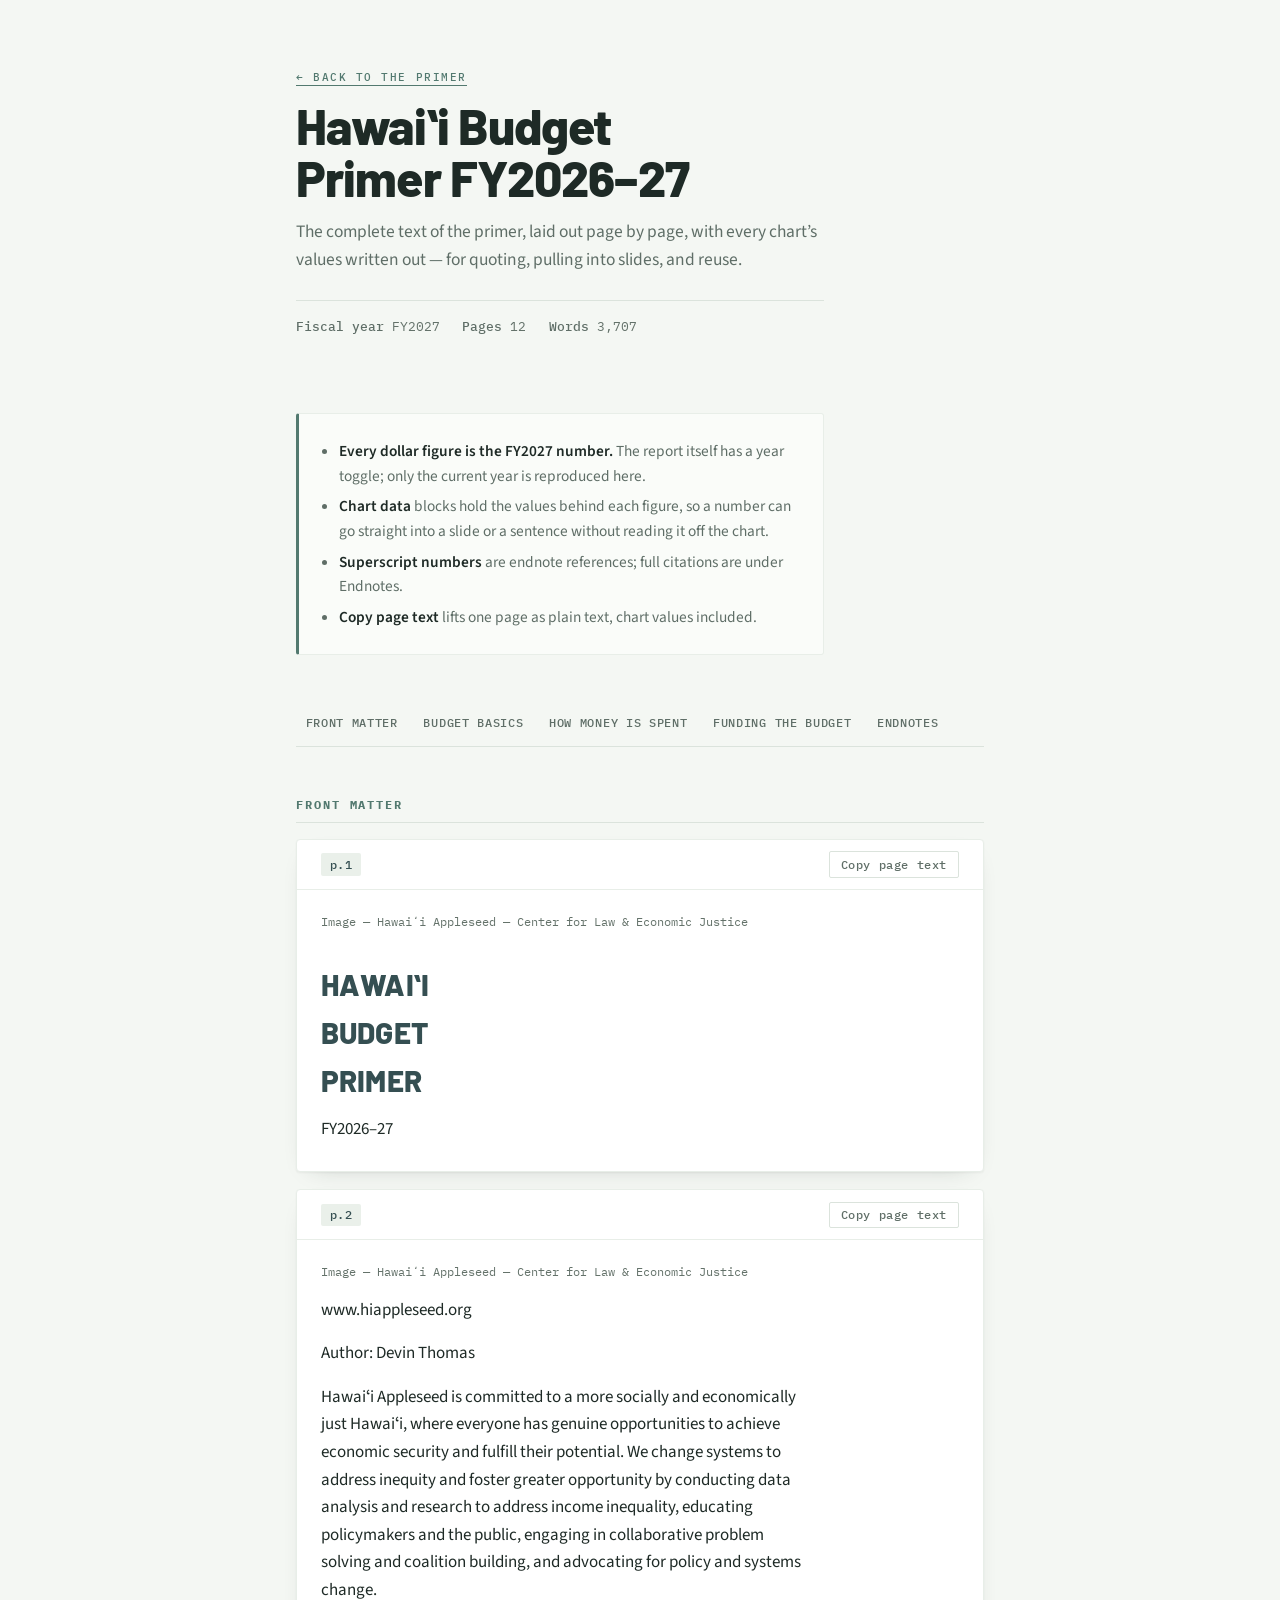
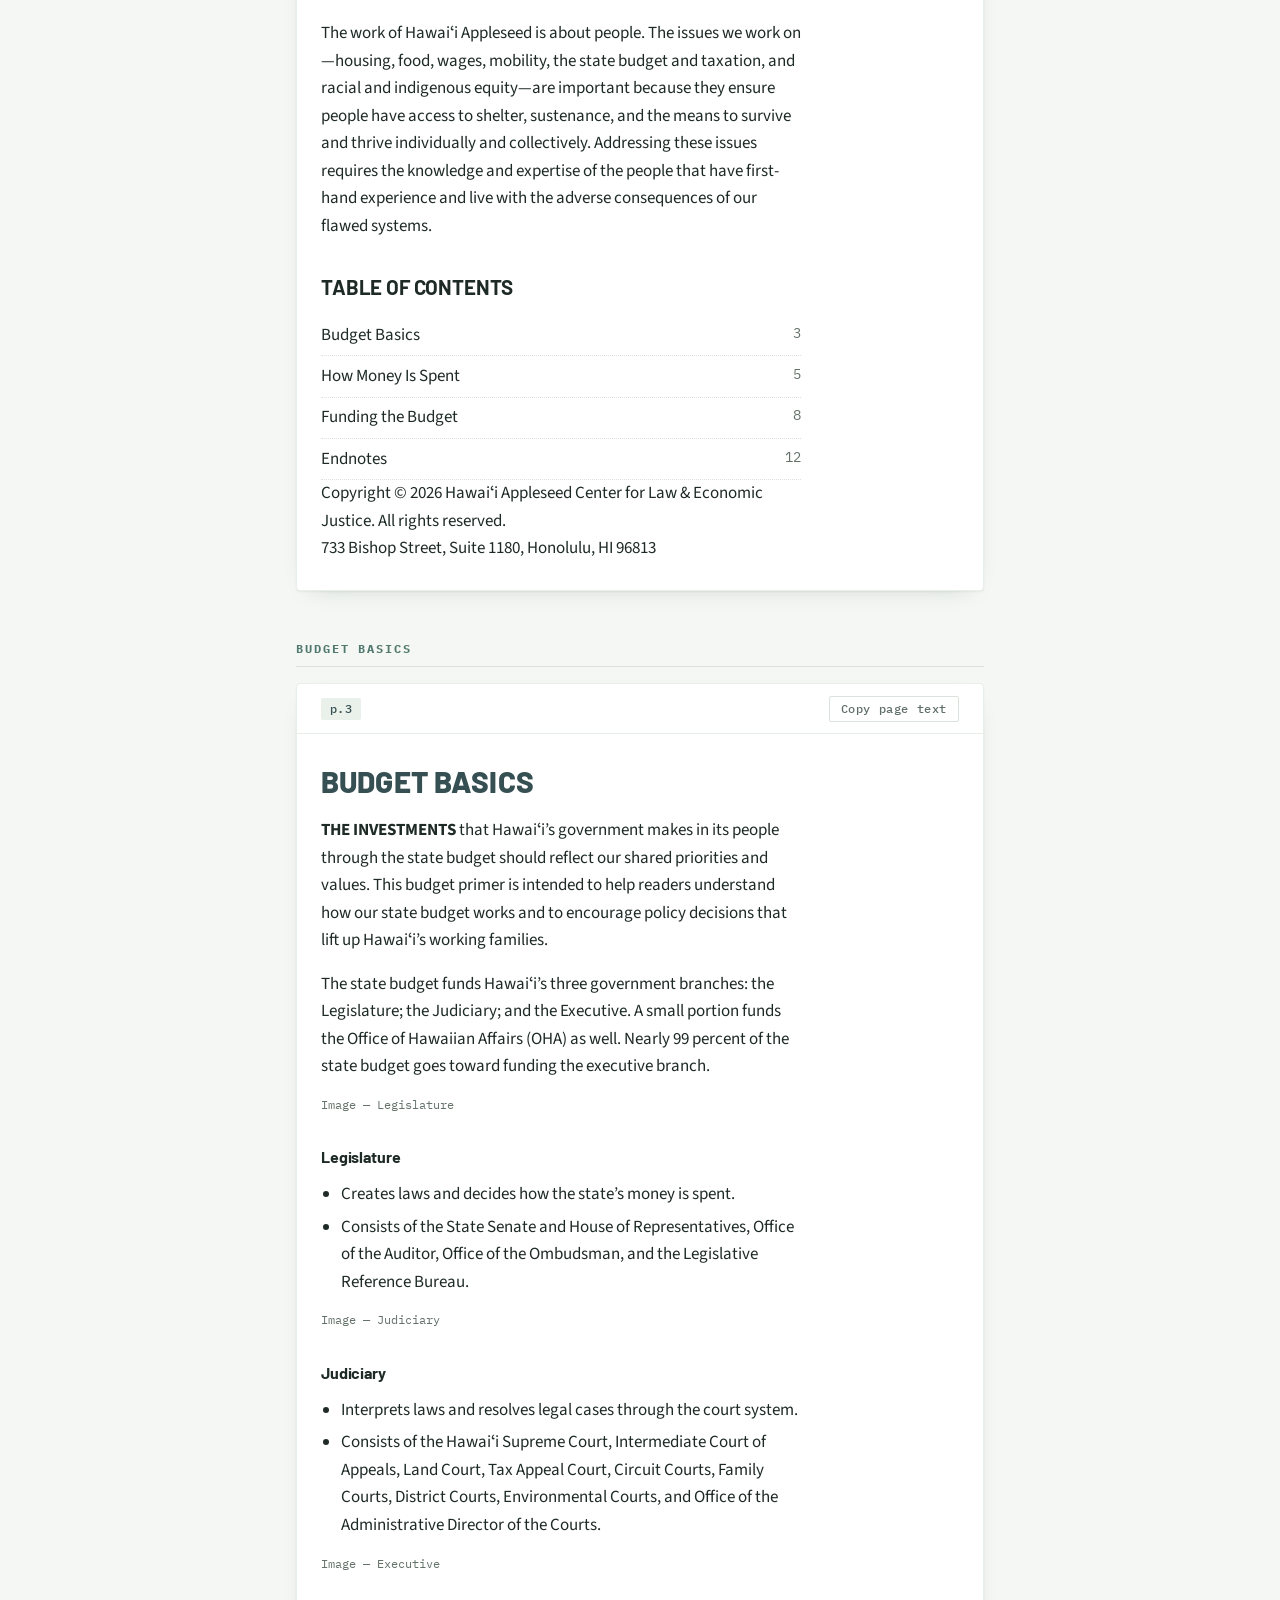
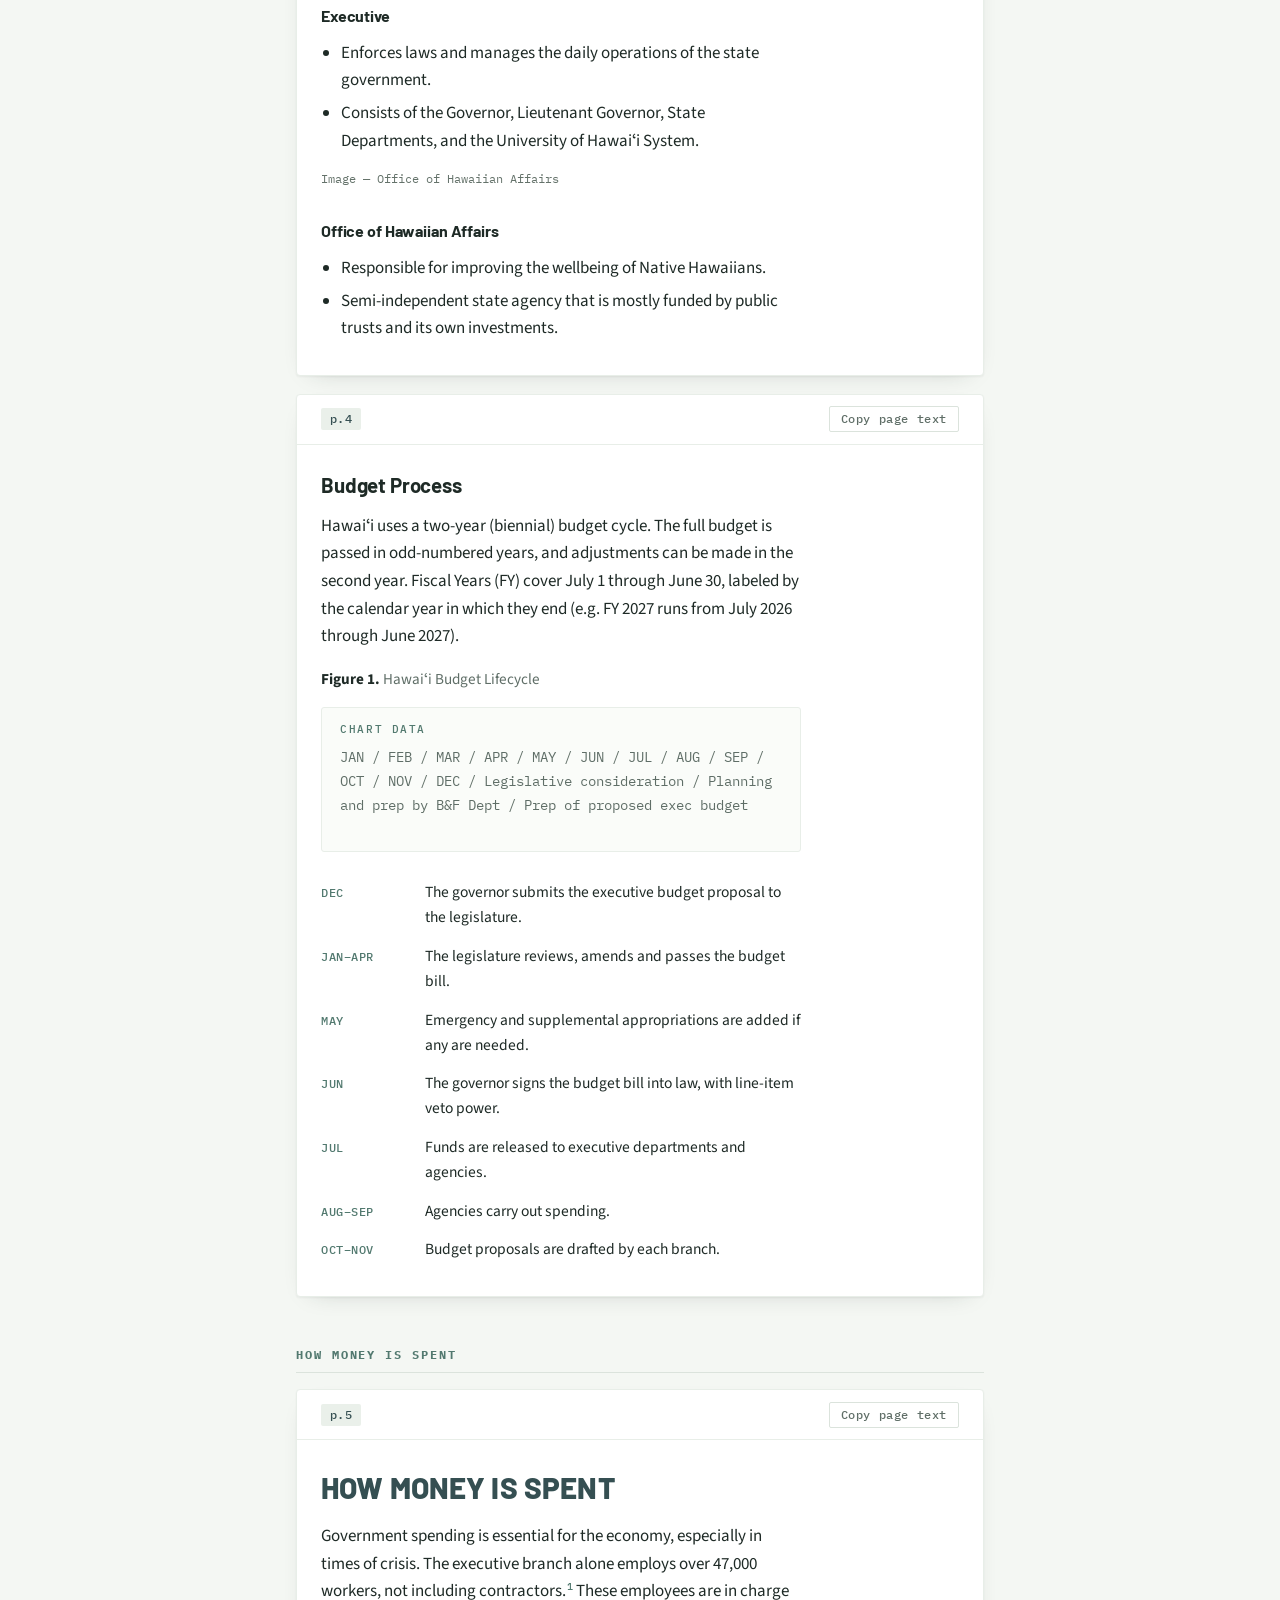
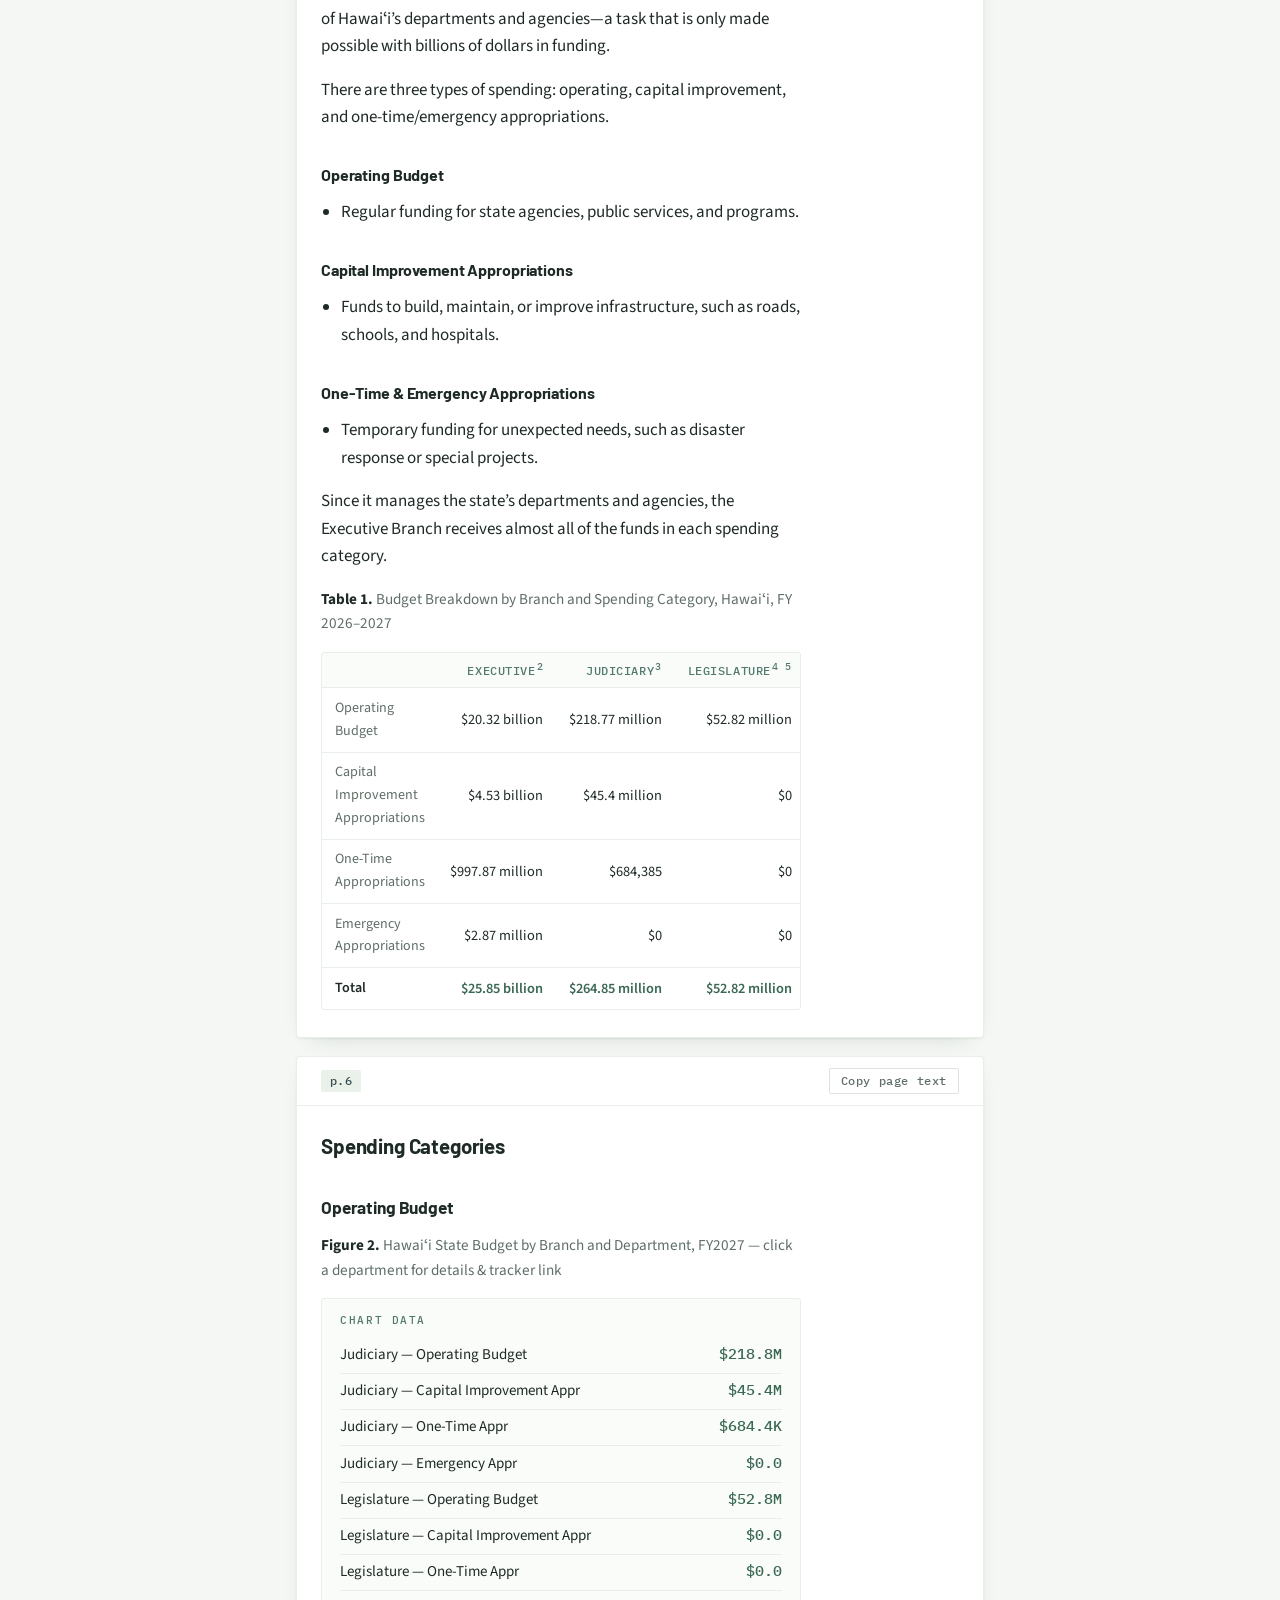
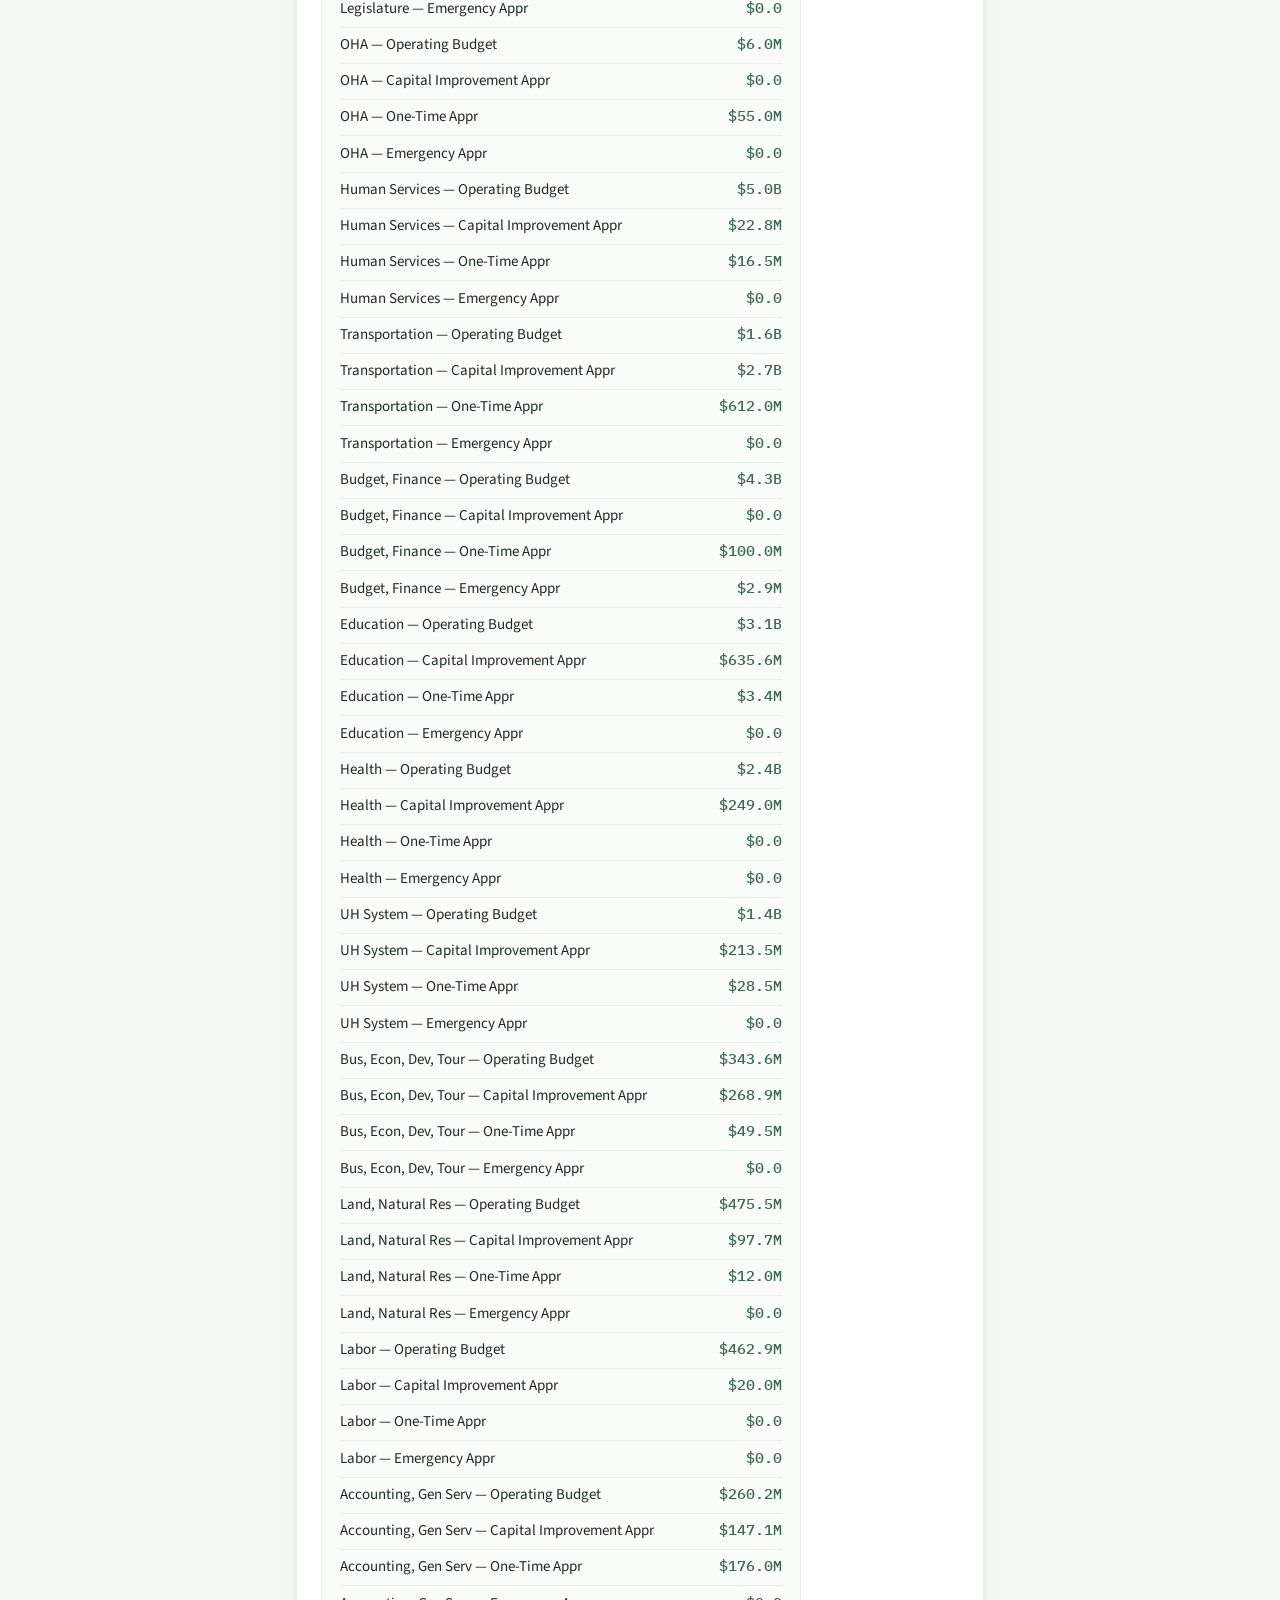
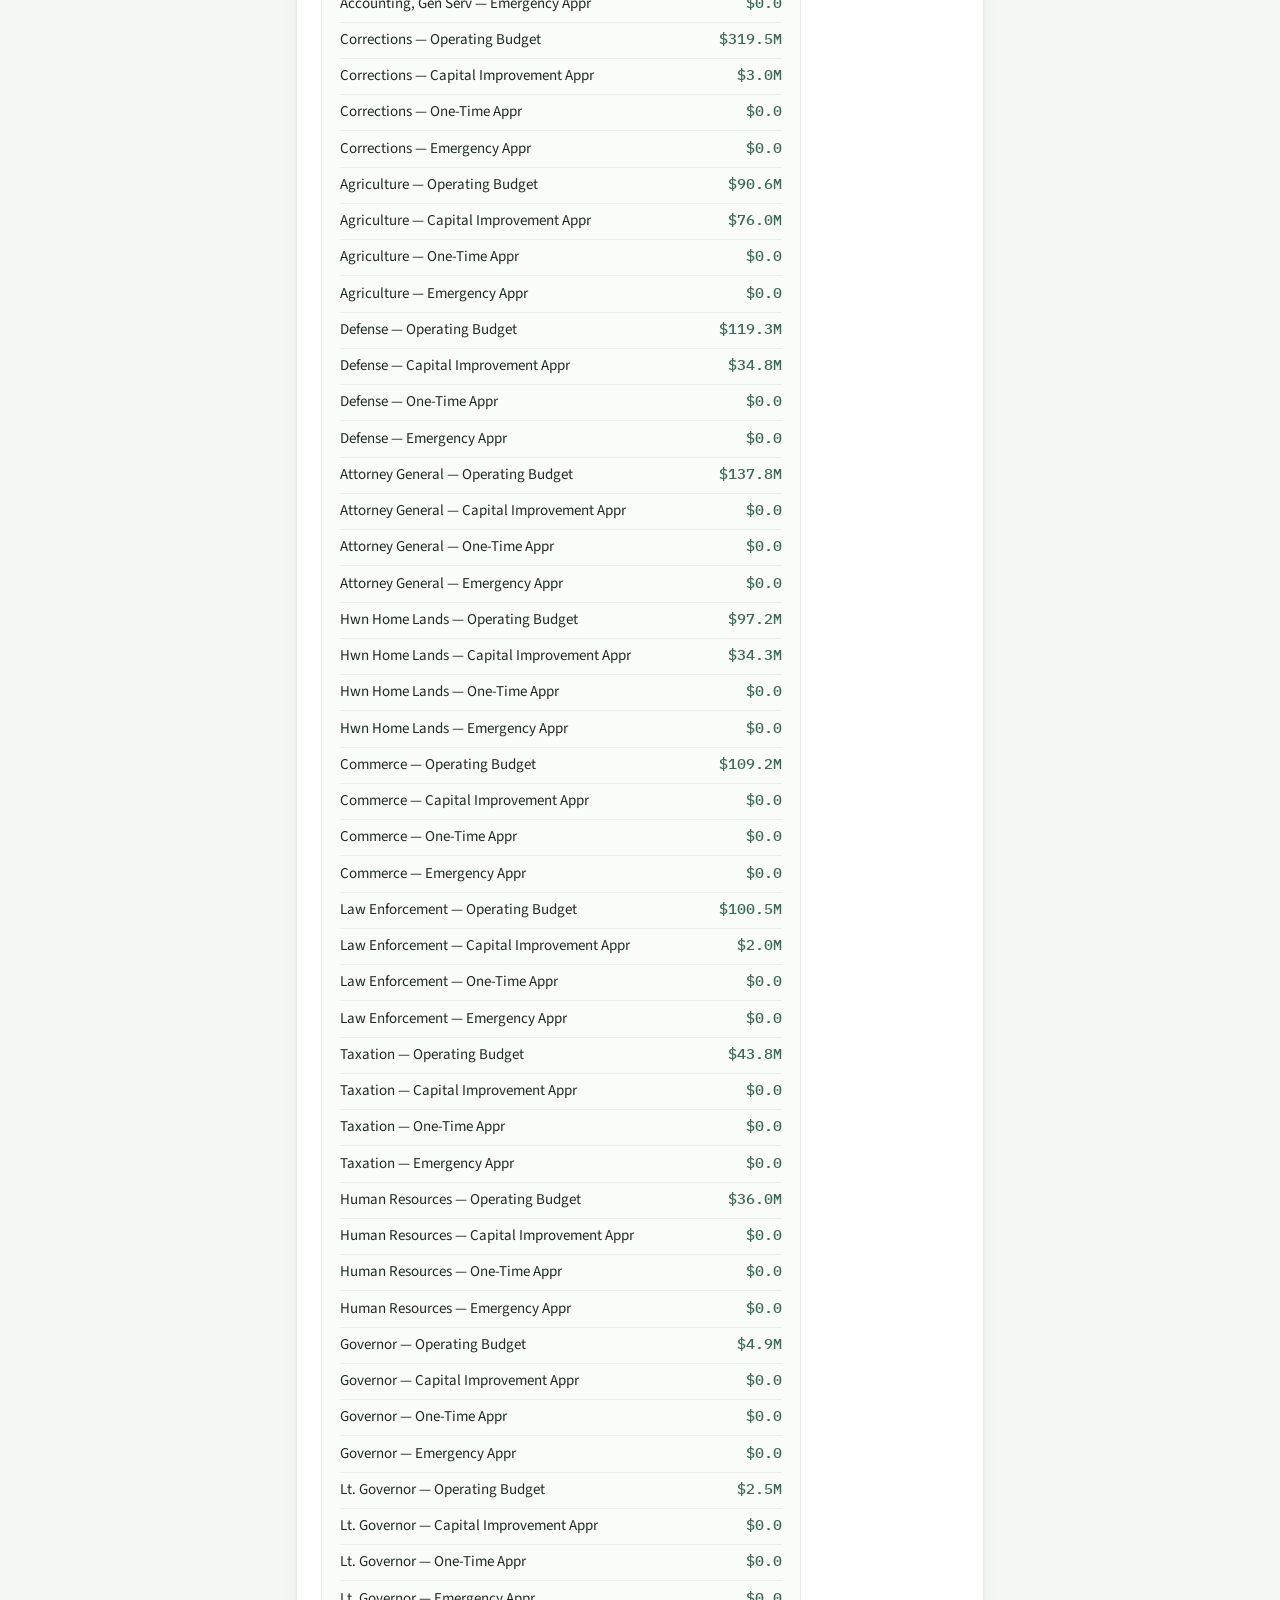
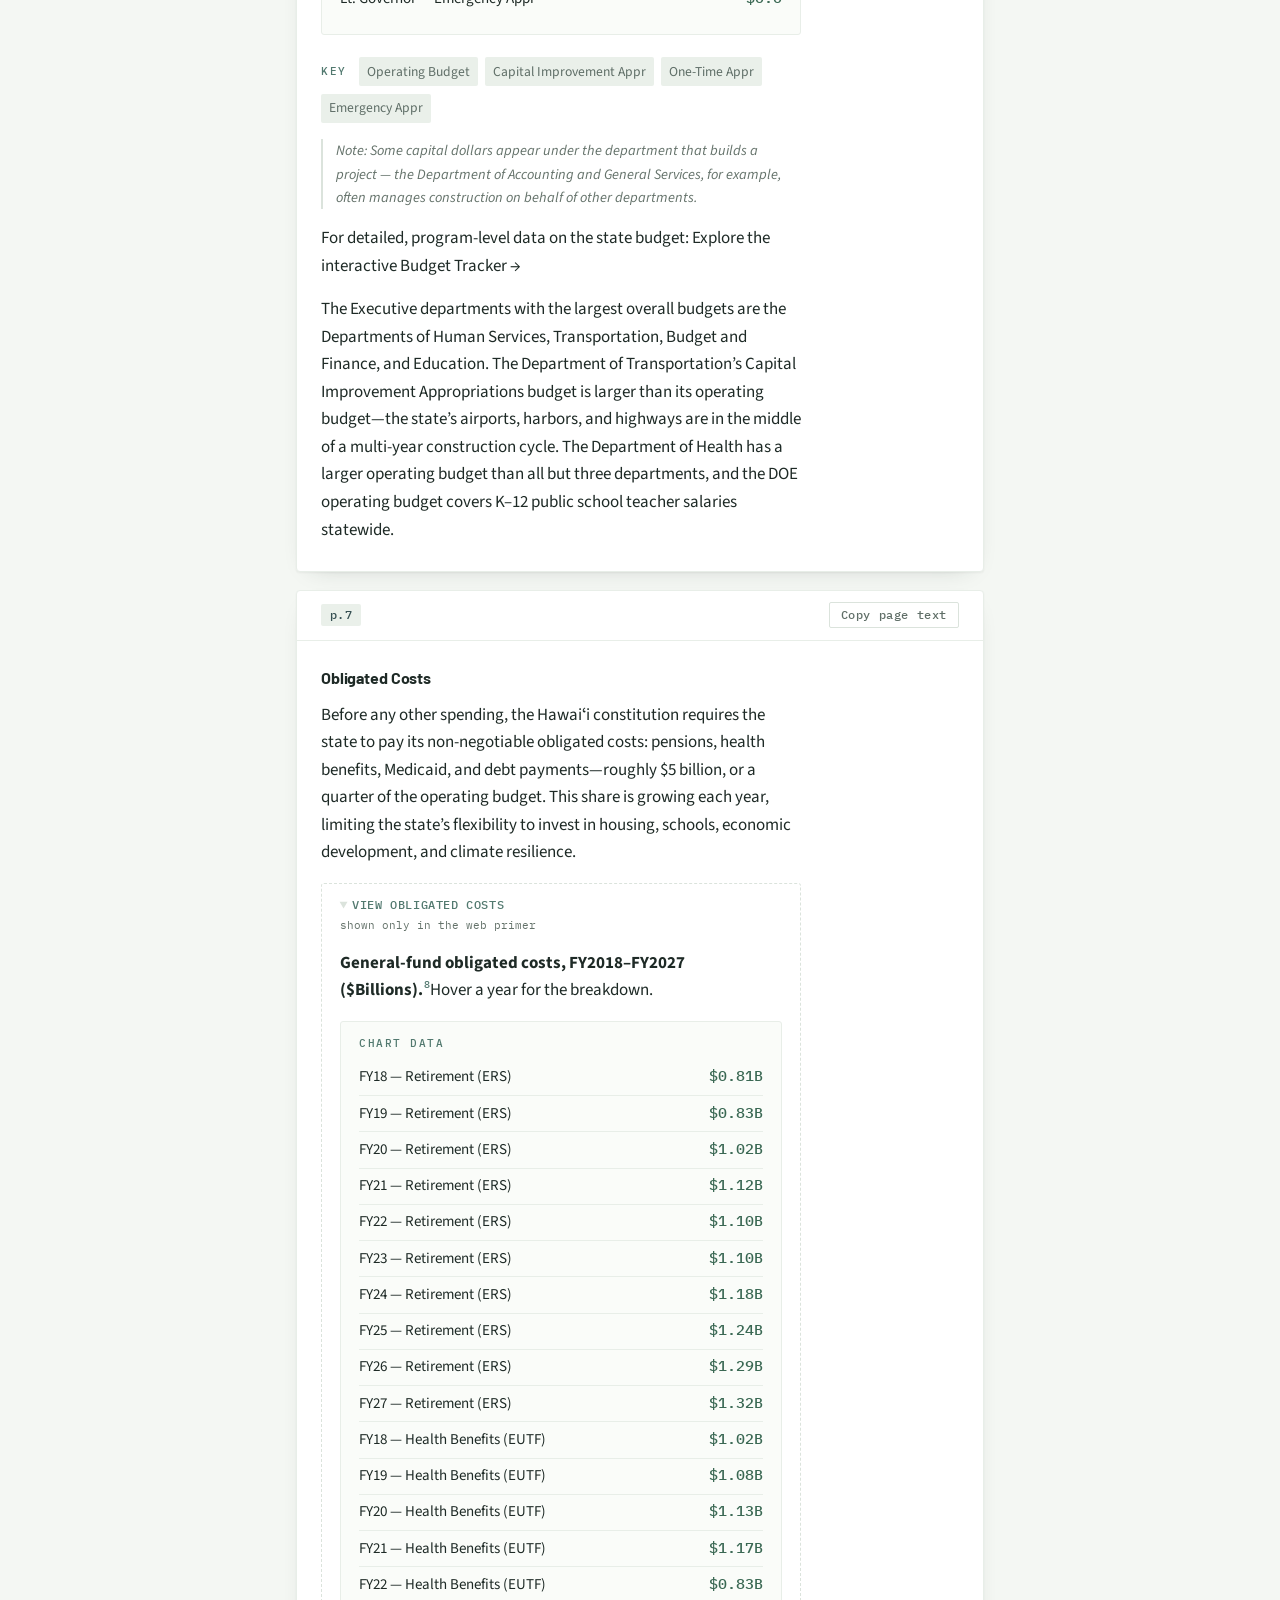
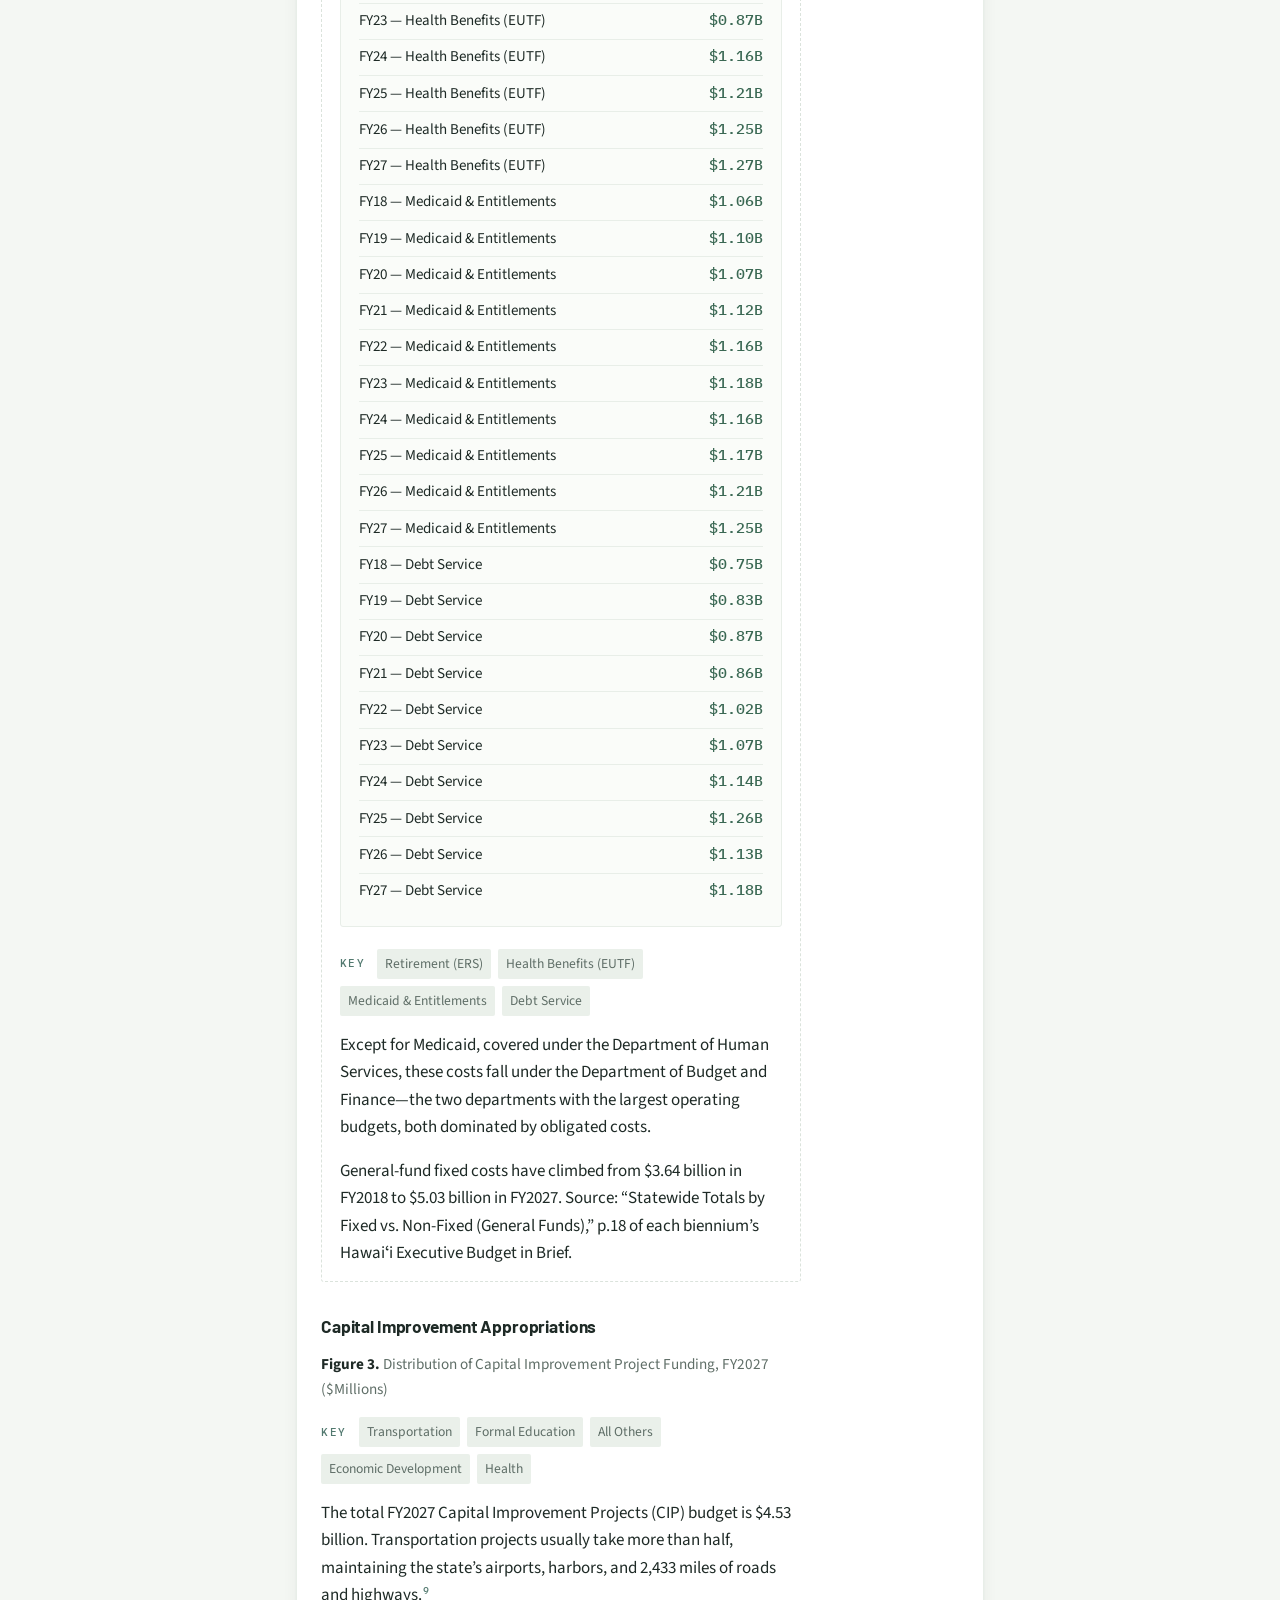
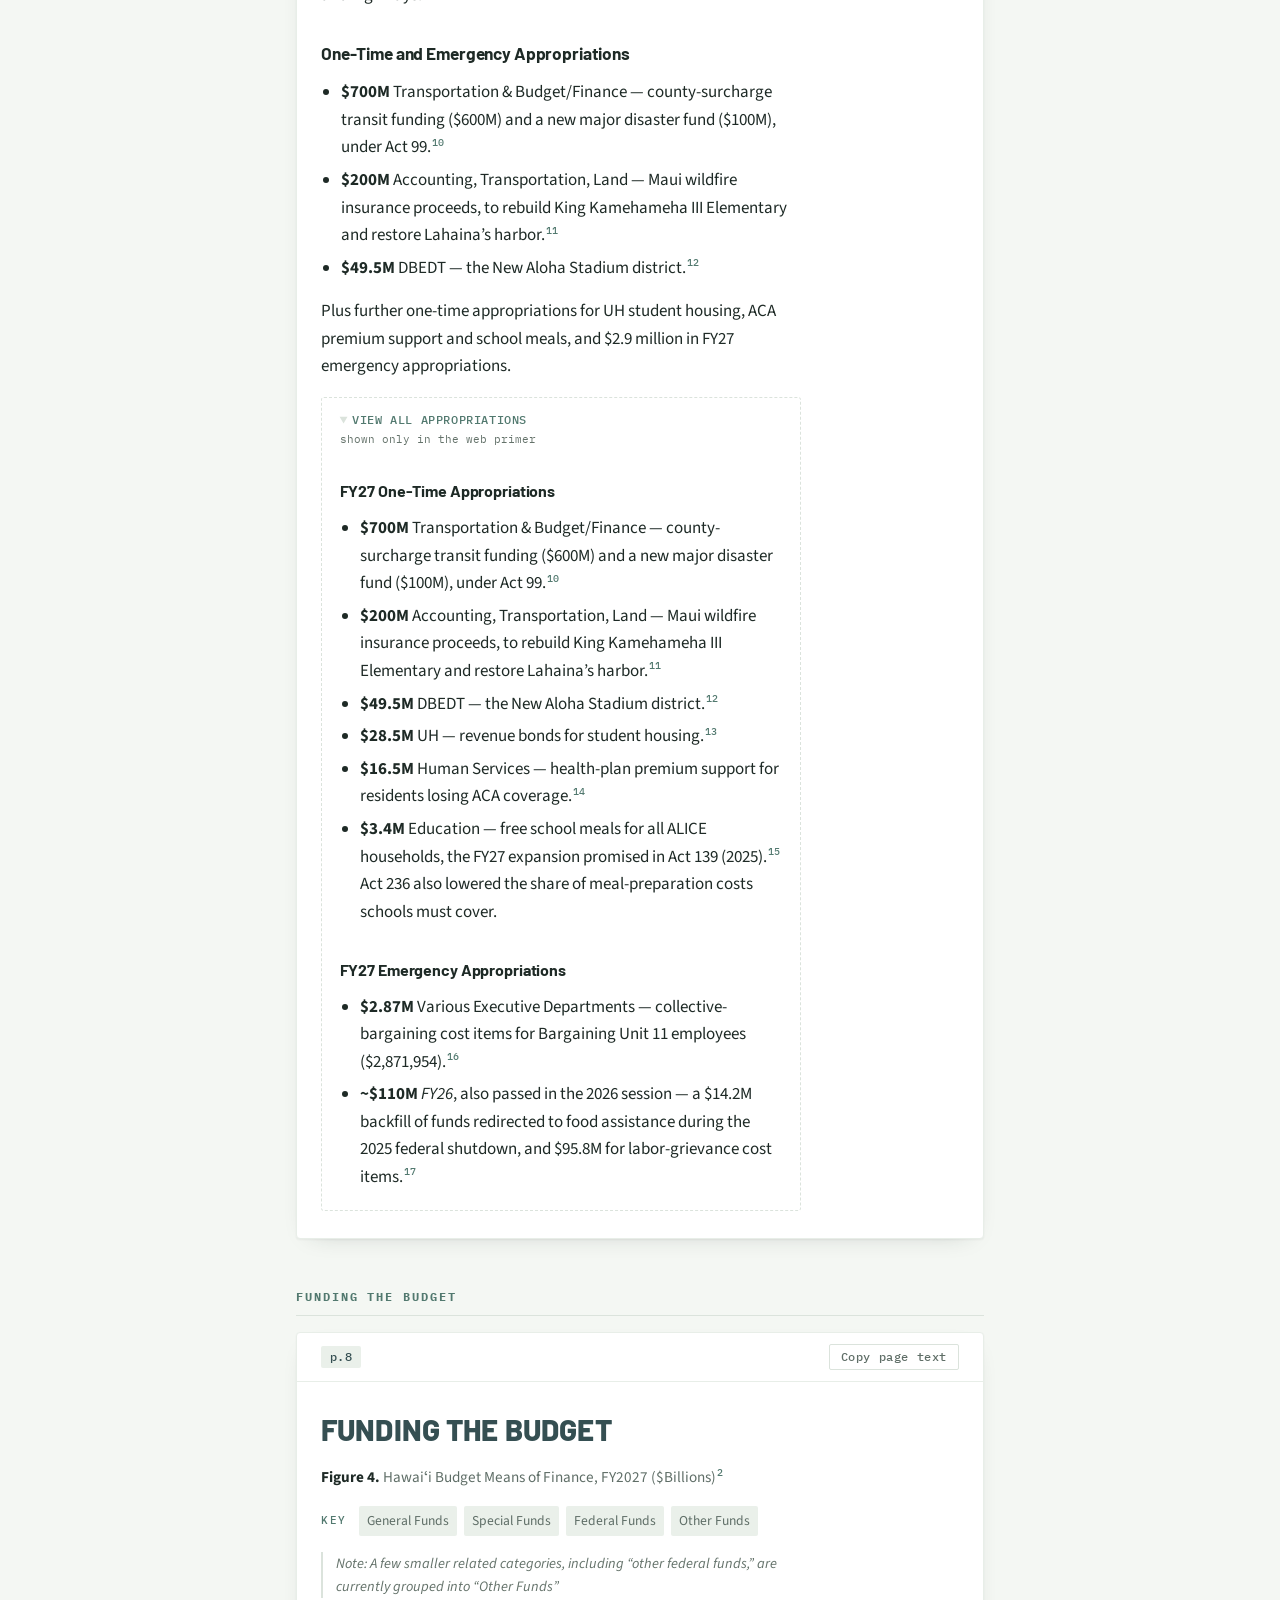
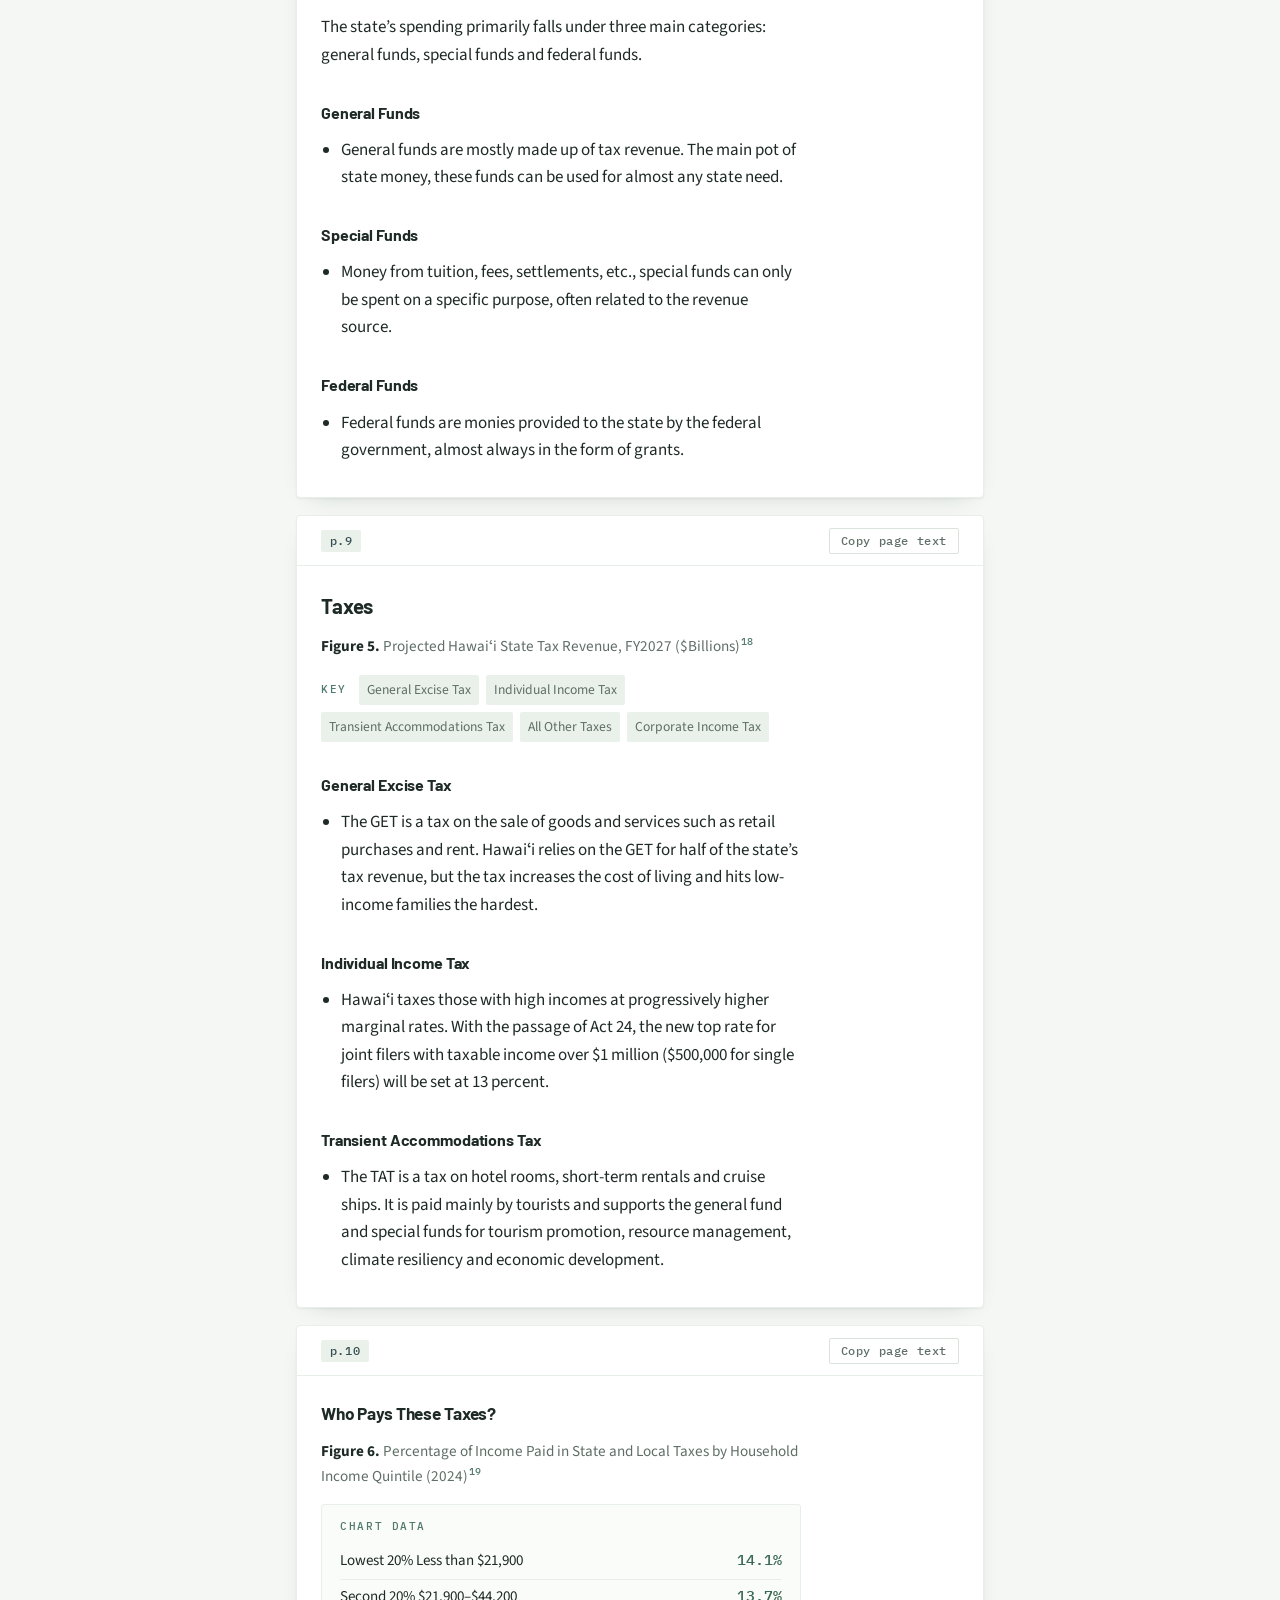
<file: docs/primer/text.html>
<!DOCTYPE html>
<html lang="en">
<head>
<meta charset="utf-8">
<meta name="viewport" content="width=device-width, initial-scale=1">
<meta name="robots" content="noindex, nofollow">
<title>Hawaiʻi Budget Primer FY2026–27 — plain text</title>
<meta name="description" content="The full text of the Hawaiʻi Budget Primer FY2026–27, with every chart's values written out, for quoting and reuse.">
<link rel="preconnect" href="https://fonts.googleapis.com">
<link rel="preconnect" href="https://fonts.gstatic.com" crossorigin>
<link rel="stylesheet" href="https://fonts.googleapis.com/css2?family=Barlow:wght@600;700;800&family=IBM+Plex+Mono:wght@400;500&family=Source+Sans+3:ital,wght@0,400;0,600;1,400&display=swap">
<link rel="stylesheet" href="text.css">
</head>
<body>
<div class="wrap">
<header class="mast">
  <p class="eyebrow"><a class="back" href="index.html">← Back to the primer</a></p>
  <h1>Hawaiʻi Budget Primer FY2026–27</h1>
  <p class="lede">The complete text of the primer, laid out page by page, with every
  chart’s values written out — for quoting, pulling into slides, and reuse.</p>
  <p class="meta"><span><b>Fiscal year</b> FY2027</span><span><b>Pages</b> 12</span><span><b>Words</b> 3,707</span></p>
</header>

<div class="howto">
  <ul>
    <li><b>Every dollar figure is the FY2027 number.</b> The report itself has a year toggle; only the current year is reproduced here.</li>
    <li><b>Chart data</b> blocks hold the values behind each figure, so a number
    can go straight into a slide or a sentence without reading it off the chart.</li>
    <li><b>Superscript numbers</b> are endnote references; full citations are under
    Endnotes.</li>
    <li><b>Copy page text</b> lifts one page as plain text, chart values included.</li>
  </ul>
</div>

<nav class="nav">
  <a href="#front-matter">Front matter</a>
  <a href="#budget-basics">BUDGET BASICS</a>
  <a href="#how-money-is-spent">HOW MONEY IS SPENT</a>
  <a href="#funding-the-budget">FUNDING THE BUDGET</a>
  <a href="#endnotes">ENDNOTES</a>
</nav>
<section class="sect" id="front-matter">
<h2 class="sect-h">Front matter</h2>
<article class="page" data-page="1"><header class="page-h"><span class="chip">p.1</span><button class="copy" type="button">Copy page text</button></header><div class="page-b"><p class="imgnote">Image — Hawaiʻi Appleseed — Center for Law &amp; Economic Justice</p><h2 class="h-major">HAWAIʻI<br>BUDGET<br>PRIMER</h2><p>FY2026–27</p></div></article>
<article class="page" data-page="2"><header class="page-h"><span class="chip">p.2</span><button class="copy" type="button">Copy page text</button></header><div class="page-b"><p class="imgnote">Image — Hawaiʻi Appleseed — Center for Law &amp; Economic Justice</p><p>www.hiappleseed.org</p><p>Author: Devin Thomas</p><p>Hawaiʻi Appleseed is committed to a more socially and economically just Hawaiʻi, where everyone has genuine opportunities to achieve economic security and fulfill their potential. We change systems to address inequity and foster greater opportunity by conducting data analysis and research to address income inequality, educating policymakers and the public, engaging in collaborative problem solving and coalition building, and advocating for policy and systems change.</p><p>The work of Hawaiʻi Appleseed is about people. The issues we work on—housing, food, wages, mobility, the state budget and taxation, and racial and indigenous equity—are important because they ensure people have access to shelter, sustenance, and the means to survive and thrive individually and collectively. Addressing these issues requires the knowledge and expertise of the people that have first-hand experience and live with the adverse consequences of our flawed systems.</p><h3>TABLE OF CONTENTS</h3><div class="tocrow"><span>Budget Basics</span><span>3</span></div><div class="tocrow"><span>How Money Is Spent</span><span>5</span></div><div class="tocrow"><span>Funding the Budget</span><span>8</span></div><div class="tocrow"><span>Endnotes</span><span>12</span></div><p>Copyright © 2026 Hawaiʻi Appleseed Center for Law &amp; Economic Justice. All rights reserved.<br>733 Bishop Street, Suite 1180, Honolulu, HI 96813</p></div></article>
</section>
<section class="sect" id="budget-basics">
<h2 class="sect-h">BUDGET BASICS</h2>
<article class="page" data-page="3"><header class="page-h"><span class="chip">p.3</span><button class="copy" type="button">Copy page text</button></header><div class="page-b"><h2 class="h-major">BUDGET BASICS</h2><p><strong>THE INVESTMENTS</strong> that Hawaiʻi’s government makes in its people through the state budget should reflect our shared priorities and values. This budget primer is intended to help readers understand how our state budget works and to encourage policy decisions that lift up Hawaiʻi’s working families.</p><p>The state budget funds Hawaiʻi’s three government branches: the Legislature; the Judiciary; and the Executive. A small portion funds the Office of Hawaiian Affairs (OHA) as well. Nearly 99 percent of the state budget goes toward funding the executive branch.</p><p class="imgnote">Image — Legislature</p><h5>Legislature</h5><ul><li>Creates laws and decides how the state’s money is spent.</li><li>Consists of the State Senate and House of Representatives, Office of the Auditor, Office of the Ombudsman, and the Legislative Reference Bureau.</li></ul><p class="imgnote">Image — Judiciary</p><h5>Judiciary</h5><ul><li>Interprets laws and resolves legal cases through the court system.</li><li>Consists of the Hawaiʻi Supreme Court, Intermediate Court of Appeals, Land Court, Tax Appeal Court, Circuit Courts, Family Courts, District Courts, Environmental Courts, and Office of the Administrative Director of the Courts.</li></ul><p class="imgnote">Image — Executive</p><h5>Executive</h5><ul><li>Enforces laws and manages the daily operations of the state government.</li><li>Consists of the Governor, Lieutenant Governor, State Departments, and the University of Hawaiʻi System.</li></ul><p class="imgnote">Image — Office of Hawaiian Affairs</p><h5>Office of Hawaiian Affairs</h5><ul><li>Responsible for improving the wellbeing of Native Hawaiians.</li><li>Semi-independent state agency that is mostly funded by public trusts and its own investments.</li></ul></div></article>
<article class="page" data-page="4"><header class="page-h"><span class="chip">p.4</span><button class="copy" type="button">Copy page text</button></header><div class="page-b"><h3>Budget Process</h3><p>Hawaiʻi uses a two-year (biennial) budget cycle. The full budget is passed in odd-numbered years, and adjustments can be made in the second year. Fiscal Years (FY) cover July 1 through June 30, labeled by the calendar year in which they end (e.g. FY 2027 runs from July 2026 through June 2027).</p><p class="figcap"><strong>Figure 1.</strong> Hawaiʻi Budget Lifecycle</p><div class="data"><p class="eyebrow">Chart data</p><p class="labs">JAN <span class="sep">/</span> FEB <span class="sep">/</span> MAR <span class="sep">/</span> APR <span class="sep">/</span> MAY <span class="sep">/</span> JUN <span class="sep">/</span> JUL <span class="sep">/</span> AUG <span class="sep">/</span> SEP <span class="sep">/</span> OCT <span class="sep">/</span> NOV <span class="sep">/</span> DEC <span class="sep">/</span> Legislative consideration <span class="sep">/</span> Planning and prep by B&amp;F Dept <span class="sep">/</span> Prep of proposed exec budget</p></div><div class="step"><span class="step-k">DEC</span><span class="step-t">The governor submits the executive budget proposal to the legislature.</span></div><div class="step"><span class="step-k">JAN–APR</span><span class="step-t">The legislature reviews, amends and passes the budget bill.</span></div><div class="step"><span class="step-k">MAY</span><span class="step-t">Emergency and supplemental appropriations are added if any are needed.</span></div><div class="step"><span class="step-k">JUN</span><span class="step-t">The governor signs the budget bill into law, with line-item veto power.</span></div><div class="step"><span class="step-k">JUL</span><span class="step-t">Funds are released to executive departments and agencies.</span></div><div class="step"><span class="step-k">AUG–SEP</span><span class="step-t">Agencies carry out spending.</span></div><div class="step"><span class="step-k">OCT–NOV</span><span class="step-t">Budget proposals are drafted by each branch.</span></div></div></article>
</section>
<section class="sect" id="how-money-is-spent">
<h2 class="sect-h">HOW MONEY IS SPENT</h2>
<article class="page" data-page="5"><header class="page-h"><span class="chip">p.5</span><button class="copy" type="button">Copy page text</button></header><div class="page-b"><h2 class="h-major">HOW MONEY IS SPENT</h2><p>Government spending is essential for the economy, especially in times of crisis. The executive branch alone employs over 47,000 workers, not including contractors.<sup class="fn">1</sup> These employees are in charge of Hawaiʻi’s departments and agencies—a task that is only made possible with billions of dollars in funding.</p><p>There are three types of spending: operating, capital improvement, and one-time/emergency appropriations.</p><h5>Operating Budget</h5><ul><li>Regular funding for state agencies, public services, and programs.</li></ul><h5>Capital Improvement Appropriations</h5><ul><li>Funds to build, maintain, or improve infrastructure, such as roads, schools, and hospitals.</li></ul><h5>One-Time &amp; Emergency Appropriations</h5><ul><li>Temporary funding for unexpected needs, such as disaster response or special projects.</li></ul><p>Since it manages the state’s departments and agencies, the Executive Branch receives almost all of the funds in each spending category.</p><p class="figcap"><strong>Table 1.</strong> Budget Breakdown by Branch and Spending Category, Hawaiʻi, FY 2026–2027</p><div class="scroll"><table><tr><th></th><th>Executive<sup class="fn">2</sup></th><th>Judiciary<sup class="fn">3</sup></th><th>Legislature<sup class="fn">4 5</sup></th><th>OHA<sup class="fn">6 7</sup></th></tr><tr><td>Operating Budget</td><td>$20.32 billion</td><td>$218.77 million</td><td>$52.82 million</td><td>$6 million</td></tr><tr><td>Capital Improvement Appropriations</td><td>$4.53 billion</td><td>$45.4 million</td><td>$0</td><td>$0</td></tr><tr><td>One-Time Appropriations</td><td>$997.87 million</td><td>$684,385</td><td>$0</td><td>$55 million</td></tr><tr><td>Emergency Appropriations</td><td>$2.87 million</td><td>$0</td><td>$0</td><td>$0</td></tr><tr><td>Total</td><td>$25.85 billion</td><td>$264.85 million</td><td>$52.82 million</td><td>$61 million</td></tr></table></div></div></article>
<article class="page" data-page="6"><header class="page-h"><span class="chip">p.6</span><button class="copy" type="button">Copy page text</button></header><div class="page-b"><h3>Spending Categories</h3><h4>Operating Budget</h4><p class="figcap"><strong>Figure 2.</strong> Hawaiʻi State Budget by Branch and Department, FY2027 — click a department for details &amp; tracker link</p><div class="data"><p class="eyebrow">Chart data</p><dl class="dl"><div class="drow"><dt>Judiciary — Operating Budget</dt><dd>$218.8M</dd></div><div class="drow"><dt>Judiciary — Capital Improvement Appr</dt><dd>$45.4M</dd></div><div class="drow"><dt>Judiciary — One-Time Appr</dt><dd>$684.4K</dd></div><div class="drow"><dt>Judiciary — Emergency Appr</dt><dd>$0.0</dd></div><div class="drow"><dt>Legislature — Operating Budget</dt><dd>$52.8M</dd></div><div class="drow"><dt>Legislature — Capital Improvement Appr</dt><dd>$0.0</dd></div><div class="drow"><dt>Legislature — One-Time Appr</dt><dd>$0.0</dd></div><div class="drow"><dt>Legislature — Emergency Appr</dt><dd>$0.0</dd></div><div class="drow"><dt>OHA — Operating Budget</dt><dd>$6.0M</dd></div><div class="drow"><dt>OHA — Capital Improvement Appr</dt><dd>$0.0</dd></div><div class="drow"><dt>OHA — One-Time Appr</dt><dd>$55.0M</dd></div><div class="drow"><dt>OHA — Emergency Appr</dt><dd>$0.0</dd></div><div class="drow"><dt>Human Services — Operating Budget</dt><dd>$5.0B</dd></div><div class="drow"><dt>Human Services — Capital Improvement Appr</dt><dd>$22.8M</dd></div><div class="drow"><dt>Human Services — One-Time Appr</dt><dd>$16.5M</dd></div><div class="drow"><dt>Human Services — Emergency Appr</dt><dd>$0.0</dd></div><div class="drow"><dt>Transportation — Operating Budget</dt><dd>$1.6B</dd></div><div class="drow"><dt>Transportation — Capital Improvement Appr</dt><dd>$2.7B</dd></div><div class="drow"><dt>Transportation — One-Time Appr</dt><dd>$612.0M</dd></div><div class="drow"><dt>Transportation — Emergency Appr</dt><dd>$0.0</dd></div><div class="drow"><dt>Budget, Finance — Operating Budget</dt><dd>$4.3B</dd></div><div class="drow"><dt>Budget, Finance — Capital Improvement Appr</dt><dd>$0.0</dd></div><div class="drow"><dt>Budget, Finance — One-Time Appr</dt><dd>$100.0M</dd></div><div class="drow"><dt>Budget, Finance — Emergency Appr</dt><dd>$2.9M</dd></div><div class="drow"><dt>Education — Operating Budget</dt><dd>$3.1B</dd></div><div class="drow"><dt>Education — Capital Improvement Appr</dt><dd>$635.6M</dd></div><div class="drow"><dt>Education — One-Time Appr</dt><dd>$3.4M</dd></div><div class="drow"><dt>Education — Emergency Appr</dt><dd>$0.0</dd></div><div class="drow"><dt>Health — Operating Budget</dt><dd>$2.4B</dd></div><div class="drow"><dt>Health — Capital Improvement Appr</dt><dd>$249.0M</dd></div><div class="drow"><dt>Health — One-Time Appr</dt><dd>$0.0</dd></div><div class="drow"><dt>Health — Emergency Appr</dt><dd>$0.0</dd></div><div class="drow"><dt>UH System — Operating Budget</dt><dd>$1.4B</dd></div><div class="drow"><dt>UH System — Capital Improvement Appr</dt><dd>$213.5M</dd></div><div class="drow"><dt>UH System — One-Time Appr</dt><dd>$28.5M</dd></div><div class="drow"><dt>UH System — Emergency Appr</dt><dd>$0.0</dd></div><div class="drow"><dt>Bus, Econ, Dev, Tour — Operating Budget</dt><dd>$343.6M</dd></div><div class="drow"><dt>Bus, Econ, Dev, Tour — Capital Improvement Appr</dt><dd>$268.9M</dd></div><div class="drow"><dt>Bus, Econ, Dev, Tour — One-Time Appr</dt><dd>$49.5M</dd></div><div class="drow"><dt>Bus, Econ, Dev, Tour — Emergency Appr</dt><dd>$0.0</dd></div><div class="drow"><dt>Land, Natural Res — Operating Budget</dt><dd>$475.5M</dd></div><div class="drow"><dt>Land, Natural Res — Capital Improvement Appr</dt><dd>$97.7M</dd></div><div class="drow"><dt>Land, Natural Res — One-Time Appr</dt><dd>$12.0M</dd></div><div class="drow"><dt>Land, Natural Res — Emergency Appr</dt><dd>$0.0</dd></div><div class="drow"><dt>Labor — Operating Budget</dt><dd>$462.9M</dd></div><div class="drow"><dt>Labor — Capital Improvement Appr</dt><dd>$20.0M</dd></div><div class="drow"><dt>Labor — One-Time Appr</dt><dd>$0.0</dd></div><div class="drow"><dt>Labor — Emergency Appr</dt><dd>$0.0</dd></div><div class="drow"><dt>Accounting, Gen Serv — Operating Budget</dt><dd>$260.2M</dd></div><div class="drow"><dt>Accounting, Gen Serv — Capital Improvement Appr</dt><dd>$147.1M</dd></div><div class="drow"><dt>Accounting, Gen Serv — One-Time Appr</dt><dd>$176.0M</dd></div><div class="drow"><dt>Accounting, Gen Serv — Emergency Appr</dt><dd>$0.0</dd></div><div class="drow"><dt>Corrections — Operating Budget</dt><dd>$319.5M</dd></div><div class="drow"><dt>Corrections — Capital Improvement Appr</dt><dd>$3.0M</dd></div><div class="drow"><dt>Corrections — One-Time Appr</dt><dd>$0.0</dd></div><div class="drow"><dt>Corrections — Emergency Appr</dt><dd>$0.0</dd></div><div class="drow"><dt>Agriculture — Operating Budget</dt><dd>$90.6M</dd></div><div class="drow"><dt>Agriculture — Capital Improvement Appr</dt><dd>$76.0M</dd></div><div class="drow"><dt>Agriculture — One-Time Appr</dt><dd>$0.0</dd></div><div class="drow"><dt>Agriculture — Emergency Appr</dt><dd>$0.0</dd></div><div class="drow"><dt>Defense — Operating Budget</dt><dd>$119.3M</dd></div><div class="drow"><dt>Defense — Capital Improvement Appr</dt><dd>$34.8M</dd></div><div class="drow"><dt>Defense — One-Time Appr</dt><dd>$0.0</dd></div><div class="drow"><dt>Defense — Emergency Appr</dt><dd>$0.0</dd></div><div class="drow"><dt>Attorney General — Operating Budget</dt><dd>$137.8M</dd></div><div class="drow"><dt>Attorney General — Capital Improvement Appr</dt><dd>$0.0</dd></div><div class="drow"><dt>Attorney General — One-Time Appr</dt><dd>$0.0</dd></div><div class="drow"><dt>Attorney General — Emergency Appr</dt><dd>$0.0</dd></div><div class="drow"><dt>Hwn Home Lands — Operating Budget</dt><dd>$97.2M</dd></div><div class="drow"><dt>Hwn Home Lands — Capital Improvement Appr</dt><dd>$34.3M</dd></div><div class="drow"><dt>Hwn Home Lands — One-Time Appr</dt><dd>$0.0</dd></div><div class="drow"><dt>Hwn Home Lands — Emergency Appr</dt><dd>$0.0</dd></div><div class="drow"><dt>Commerce — Operating Budget</dt><dd>$109.2M</dd></div><div class="drow"><dt>Commerce — Capital Improvement Appr</dt><dd>$0.0</dd></div><div class="drow"><dt>Commerce — One-Time Appr</dt><dd>$0.0</dd></div><div class="drow"><dt>Commerce — Emergency Appr</dt><dd>$0.0</dd></div><div class="drow"><dt>Law Enforcement — Operating Budget</dt><dd>$100.5M</dd></div><div class="drow"><dt>Law Enforcement — Capital Improvement Appr</dt><dd>$2.0M</dd></div><div class="drow"><dt>Law Enforcement — One-Time Appr</dt><dd>$0.0</dd></div><div class="drow"><dt>Law Enforcement — Emergency Appr</dt><dd>$0.0</dd></div><div class="drow"><dt>Taxation — Operating Budget</dt><dd>$43.8M</dd></div><div class="drow"><dt>Taxation — Capital Improvement Appr</dt><dd>$0.0</dd></div><div class="drow"><dt>Taxation — One-Time Appr</dt><dd>$0.0</dd></div><div class="drow"><dt>Taxation — Emergency Appr</dt><dd>$0.0</dd></div><div class="drow"><dt>Human Resources — Operating Budget</dt><dd>$36.0M</dd></div><div class="drow"><dt>Human Resources — Capital Improvement Appr</dt><dd>$0.0</dd></div><div class="drow"><dt>Human Resources — One-Time Appr</dt><dd>$0.0</dd></div><div class="drow"><dt>Human Resources — Emergency Appr</dt><dd>$0.0</dd></div><div class="drow"><dt>Governor — Operating Budget</dt><dd>$4.9M</dd></div><div class="drow"><dt>Governor — Capital Improvement Appr</dt><dd>$0.0</dd></div><div class="drow"><dt>Governor — One-Time Appr</dt><dd>$0.0</dd></div><div class="drow"><dt>Governor — Emergency Appr</dt><dd>$0.0</dd></div><div class="drow"><dt>Lt. Governor — Operating Budget</dt><dd>$2.5M</dd></div><div class="drow"><dt>Lt. Governor — Capital Improvement Appr</dt><dd>$0.0</dd></div><div class="drow"><dt>Lt. Governor — One-Time Appr</dt><dd>$0.0</dd></div><div class="drow"><dt>Lt. Governor — Emergency Appr</dt><dd>$0.0</dd></div></dl></div><p class="legend"><span class="eyebrow">Key</span><span class="key">Operating Budget</span> <span class="key">Capital Improvement Appr</span> <span class="key">One-Time Appr</span> <span class="key">Emergency Appr</span></p><p class="note">Note: Some capital dollars appear under the department that builds a project — the Department of Accounting and General Services, for example, often manages construction on behalf of other departments.</p><p>For detailed, program-level data on the state budget: Explore the interactive Budget Tracker →</p><p>The Executive departments with the largest overall budgets are the Departments of Human Services, Transportation, Budget and Finance, and Education. The Department of Transportation’s Capital Improvement Appropriations budget is larger than its operating budget—the state’s airports, harbors, and highways are in the middle of a multi-year construction cycle. The Department of Health has a larger operating budget than all but three departments, and the DOE operating budget covers K–12 public school teacher salaries statewide.</p></div></article>
<article class="page" data-page="7"><header class="page-h"><span class="chip">p.7</span><button class="copy" type="button">Copy page text</button></header><div class="page-b"><h5>Obligated Costs</h5><p>Before any other spending, the Hawaiʻi constitution requires the state to pay its non-negotiable obligated costs: pensions, health benefits, Medicaid, and debt payments—roughly $5 billion, or a quarter of the operating budget. This share is growing each year, limiting the state’s flexibility to invest in housing, schools, economic development, and climate resilience.</p><details open><summary>View Obligated Costs<span class="dnote">shown only in the web primer</span></summary><div class="dbody"><p><strong>General-fund obligated costs, FY2018–FY2027 ($Billions).</strong><sup class="fn">8</sup>Hover a year for the breakdown.</p><div class="data"><p class="eyebrow">Chart data</p><dl class="dl"><div class="drow"><dt>FY18 — Retirement (ERS)</dt><dd>$0.81B</dd></div><div class="drow"><dt>FY19 — Retirement (ERS)</dt><dd>$0.83B</dd></div><div class="drow"><dt>FY20 — Retirement (ERS)</dt><dd>$1.02B</dd></div><div class="drow"><dt>FY21 — Retirement (ERS)</dt><dd>$1.12B</dd></div><div class="drow"><dt>FY22 — Retirement (ERS)</dt><dd>$1.10B</dd></div><div class="drow"><dt>FY23 — Retirement (ERS)</dt><dd>$1.10B</dd></div><div class="drow"><dt>FY24 — Retirement (ERS)</dt><dd>$1.18B</dd></div><div class="drow"><dt>FY25 — Retirement (ERS)</dt><dd>$1.24B</dd></div><div class="drow"><dt>FY26 — Retirement (ERS)</dt><dd>$1.29B</dd></div><div class="drow"><dt>FY27 — Retirement (ERS)</dt><dd>$1.32B</dd></div><div class="drow"><dt>FY18 — Health Benefits (EUTF)</dt><dd>$1.02B</dd></div><div class="drow"><dt>FY19 — Health Benefits (EUTF)</dt><dd>$1.08B</dd></div><div class="drow"><dt>FY20 — Health Benefits (EUTF)</dt><dd>$1.13B</dd></div><div class="drow"><dt>FY21 — Health Benefits (EUTF)</dt><dd>$1.17B</dd></div><div class="drow"><dt>FY22 — Health Benefits (EUTF)</dt><dd>$0.83B</dd></div><div class="drow"><dt>FY23 — Health Benefits (EUTF)</dt><dd>$0.87B</dd></div><div class="drow"><dt>FY24 — Health Benefits (EUTF)</dt><dd>$1.16B</dd></div><div class="drow"><dt>FY25 — Health Benefits (EUTF)</dt><dd>$1.21B</dd></div><div class="drow"><dt>FY26 — Health Benefits (EUTF)</dt><dd>$1.25B</dd></div><div class="drow"><dt>FY27 — Health Benefits (EUTF)</dt><dd>$1.27B</dd></div><div class="drow"><dt>FY18 — Medicaid &amp; Entitlements</dt><dd>$1.06B</dd></div><div class="drow"><dt>FY19 — Medicaid &amp; Entitlements</dt><dd>$1.10B</dd></div><div class="drow"><dt>FY20 — Medicaid &amp; Entitlements</dt><dd>$1.07B</dd></div><div class="drow"><dt>FY21 — Medicaid &amp; Entitlements</dt><dd>$1.12B</dd></div><div class="drow"><dt>FY22 — Medicaid &amp; Entitlements</dt><dd>$1.16B</dd></div><div class="drow"><dt>FY23 — Medicaid &amp; Entitlements</dt><dd>$1.18B</dd></div><div class="drow"><dt>FY24 — Medicaid &amp; Entitlements</dt><dd>$1.16B</dd></div><div class="drow"><dt>FY25 — Medicaid &amp; Entitlements</dt><dd>$1.17B</dd></div><div class="drow"><dt>FY26 — Medicaid &amp; Entitlements</dt><dd>$1.21B</dd></div><div class="drow"><dt>FY27 — Medicaid &amp; Entitlements</dt><dd>$1.25B</dd></div><div class="drow"><dt>FY18 — Debt Service</dt><dd>$0.75B</dd></div><div class="drow"><dt>FY19 — Debt Service</dt><dd>$0.83B</dd></div><div class="drow"><dt>FY20 — Debt Service</dt><dd>$0.87B</dd></div><div class="drow"><dt>FY21 — Debt Service</dt><dd>$0.86B</dd></div><div class="drow"><dt>FY22 — Debt Service</dt><dd>$1.02B</dd></div><div class="drow"><dt>FY23 — Debt Service</dt><dd>$1.07B</dd></div><div class="drow"><dt>FY24 — Debt Service</dt><dd>$1.14B</dd></div><div class="drow"><dt>FY25 — Debt Service</dt><dd>$1.26B</dd></div><div class="drow"><dt>FY26 — Debt Service</dt><dd>$1.13B</dd></div><div class="drow"><dt>FY27 — Debt Service</dt><dd>$1.18B</dd></div></dl></div><p class="legend"><span class="eyebrow">Key</span><span class="key">Retirement (ERS)</span> <span class="key">Health Benefits (EUTF)</span> <span class="key">Medicaid &amp; Entitlements</span> <span class="key">Debt Service</span></p><p>Except for Medicaid, covered under the Department of Human Services, these costs fall under the Department of Budget and Finance—the two departments with the largest operating budgets, both dominated by obligated costs.</p><p>General-fund fixed costs have climbed from $3.64 billion in FY2018 to $5.03 billion in FY2027. Source: “Statewide Totals by Fixed vs. Non-Fixed (General Funds),” p.18 of each biennium’s Hawaiʻi Executive Budget in Brief.</p></div></details><h4>Capital Improvement Appropriations</h4><p class="figcap"><strong>Figure 3.</strong> Distribution of Capital Improvement Project Funding, FY2027 ($Millions)</p><p class="legend"><span class="eyebrow">Key</span><span class="key">Transportation</span> <span class="key">Formal Education</span> <span class="key">All Others</span> <span class="key">Economic Development</span> <span class="key">Health</span></p><p>The total FY2027 Capital Improvement Projects (CIP) budget is $4.53 billion. Transportation projects usually take more than half, maintaining the state’s airports, harbors, and 2,433 miles of roads and highways.<sup class="fn">9</sup></p><h4>One-Time and Emergency Appropriations</h4><ul><li><strong>$700M</strong> Transportation &amp; Budget/Finance — county-surcharge transit funding ($600M) and a new major disaster fund ($100M), under Act 99.<sup class="fn">10</sup></li><li><strong>$200M</strong> Accounting, Transportation, Land — Maui wildfire insurance proceeds, to rebuild King Kamehameha III Elementary and restore Lahaina’s harbor.<sup class="fn">11</sup></li><li><strong>$49.5M</strong> DBEDT — the New Aloha Stadium district.<sup class="fn">12</sup></li></ul><p>Plus further one-time appropriations for UH student housing, ACA premium support and school meals, and $2.9 million in FY27 emergency appropriations.</p><details open><summary>View all appropriations<span class="dnote">shown only in the web primer</span></summary><div class="dbody"><h5>FY27 One-Time Appropriations</h5><ul><li><strong>$700M</strong> Transportation &amp; Budget/Finance — county-surcharge transit funding ($600M) and a new major disaster fund ($100M), under Act 99.<sup class="fn">10</sup></li><li><strong>$200M</strong> Accounting, Transportation, Land — Maui wildfire insurance proceeds, to rebuild King Kamehameha III Elementary and restore Lahaina’s harbor.<sup class="fn">11</sup></li><li><strong>$49.5M</strong> DBEDT — the New Aloha Stadium district.<sup class="fn">12</sup></li><li><strong>$28.5M</strong> UH — revenue bonds for student housing.<sup class="fn">13</sup></li><li><strong>$16.5M</strong> Human Services — health-plan premium support for residents losing ACA coverage.<sup class="fn">14</sup></li><li><strong>$3.4M</strong> Education — free school meals for all ALICE households, the FY27 expansion promised in Act 139 (2025).<sup class="fn">15</sup> Act 236 also lowered the share of meal-preparation costs schools must cover.</li></ul><h5>FY27 Emergency Appropriations</h5><ul><li><strong>$2.87M</strong> Various Executive Departments — collective-bargaining cost items for Bargaining Unit 11 employees ($2,871,954).<sup class="fn">16</sup></li><li><strong>~$110M</strong> <em>FY26</em>, also passed in the 2026 session — a $14.2M backfill of funds redirected to food assistance during the 2025 federal shutdown, and $95.8M for labor-grievance cost items.<sup class="fn">17</sup></li></ul></div></details></div></article>
</section>
<section class="sect" id="funding-the-budget">
<h2 class="sect-h">FUNDING THE BUDGET</h2>
<article class="page" data-page="8"><header class="page-h"><span class="chip">p.8</span><button class="copy" type="button">Copy page text</button></header><div class="page-b"><h2 class="h-major">FUNDING THE BUDGET</h2><p class="figcap"><strong>Figure 4.</strong> Hawaiʻi Budget Means of Finance, FY2027 ($Billions)<sup class="fn">2</sup></p><p class="legend"><span class="eyebrow">Key</span><span class="key">General Funds</span> <span class="key">Special Funds</span> <span class="key">Federal Funds</span> <span class="key">Other Funds</span></p><p class="note">Note: A few smaller related categories, including “other federal funds,” are currently grouped into “Other Funds”</p><p>The state’s spending primarily falls under three main categories: general funds, special funds and federal funds.</p><h5>General Funds</h5><ul><li>General funds are mostly made up of tax revenue. The main pot of state money, these funds can be used for almost any state need.</li></ul><h5>Special Funds</h5><ul><li>Money from tuition, fees, settlements, etc., special funds can only be spent on a specific purpose, often related to the revenue source.</li></ul><h5>Federal Funds</h5><ul><li>Federal funds are monies provided to the state by the federal government, almost always in the form of grants.</li></ul></div></article>
<article class="page" data-page="9"><header class="page-h"><span class="chip">p.9</span><button class="copy" type="button">Copy page text</button></header><div class="page-b"><h3>Taxes</h3><p class="figcap"><strong>Figure 5.</strong> Projected Hawaiʻi State Tax Revenue, FY2027 ($Billions)<sup class="fn">18</sup></p><p class="legend"><span class="eyebrow">Key</span><span class="key">General Excise Tax</span> <span class="key">Individual Income Tax</span> <span class="key">Transient Accommodations Tax</span> <span class="key">All Other Taxes</span> <span class="key">Corporate Income Tax</span></p><h5>General Excise Tax</h5><ul><li>The GET is a tax on the sale of goods and services such as retail purchases and rent. Hawaiʻi relies on the GET for half of the state’s tax revenue, but the tax increases the cost of living and hits low-income families the hardest.</li></ul><h5>Individual Income Tax</h5><ul><li>Hawaiʻi taxes those with high incomes at progressively higher marginal rates. With the passage of Act 24, the new top rate for joint filers with taxable income over $1 million ($500,000 for single filers) will be set at 13 percent.</li></ul><h5>Transient Accommodations Tax</h5><ul><li>The TAT is a tax on hotel rooms, short-term rentals and cruise ships. It is paid mainly by tourists and supports the general fund and special funds for tourism promotion, resource management, climate resiliency and economic development.</li></ul></div></article>
<article class="page" data-page="10"><header class="page-h"><span class="chip">p.10</span><button class="copy" type="button">Copy page text</button></header><div class="page-b"><h4>Who Pays These Taxes?</h4><p class="figcap"><strong>Figure 6.</strong> Percentage of Income Paid in State and Local Taxes by Household Income Quintile (2024)<sup class="fn">19</sup></p><div class="data"><p class="eyebrow">Chart data</p><dl class="dl"><div class="drow"><dt>Lowest 20% Less than $21,900</dt><dd>14.1%</dd></div><div class="drow"><dt>Second 20% $21,900–$44,200</dt><dd>13.7%</dd></div><div class="drow"><dt>Middle 20% $44,200–$80,100</dt><dd>14.2%</dd></div><div class="drow"><dt>Fourth 20% $80,100–$136,600</dt><dd>13.4%</dd></div><div class="drow"><dt>Next 15% $136,600–$278,200</dt><dd>11.8%</dd></div><div class="drow"><dt>Next 4% $278,200–$594,900</dt><dd>10.2%</dd></div><div class="drow"><dt>Top 1% Over $594,900</dt><dd>10.1%</dd></div></dl></div><p>In Hawaiʻi, low- and middle-income families spend a larger share of their already stretched income on state and local taxes than wealthy families do. This is mostly due to the GET: a low-income and a wealthy person pay the same dollar amount on the same purchase, but that amount is a far larger share of a low-income paycheck—making it harder to budget for, and often trapping families in cycles of poverty and debt.</p><p>This reality is particularly difficult for Native Hawaiians and Pacific Islanders, who report poverty rates of 20 percent—double the state average for Hawaiʻi.<sup class="fn">20</sup> Historically, Native Hawaiians have faced systemic issues rooted in colonization: throughout the 1800s, large tracts of land that once provided for communities were taken by Western settlers, who built plantations and then resorts for their own benefit. For many Native Hawaiians, this shift led to a rise in food insecurity and reduced access to affordable housing.</p><p>Hawaiʻi must build a tax system that supports these marginalized groups, by reducing their taxes and investing tax dollars in policies that lower the cost of living. Tax credits (and other forms of assistance) are an excellent way to give people of color and low-income communities more leeway to pay for their basic necessities.</p><p><strong>Act 46</strong></p><p>Although Act 46 (2024) lowered income taxes for most people in Hawaiʻi, wealthier taxpayers benefited the most. In addition, these tax cuts would have eventually cost the state $1.45 billion every year by 2031.<sup class="fn">21</sup> This path was not sustainable—it would have led to severe budget cuts, including programs such as SNAP and Medicaid.</p><p>With the passage of Act 24 in 2026, the Legislature decided to keep these planned tax cuts for low- to middle-income residents, while raising taxes on people earning over $1 million. Unfortunately, these changes will not recover all of the revenue lost from Act 46. Hawaiʻi also needs to prepare for deep federal spending cuts. In order to do that, the state must consider all the revenue tools at its disposal.</p></div></article>
<article class="page" data-page="11"><header class="page-h"><span class="chip">p.11</span><button class="copy" type="button">Copy page text</button></header><div class="page-b"><h3>Making Hawaiʻi’s Tax System Fairer</h3><p>These three policies would raise revenue from those best able to pay more, without affecting working families.</p><h5 class="reform"><span class="rnum">1</span><span class="rttl">Tax Investment Profits Like Paychecks</span><span class="rtag">Up to $132M a year</span></h5><p>Hawaiʻi taxes long-term capital gains at 7.25 percent, while wages are taxed up to 13 percent. As a result, someone who earns their income working a regular job pays potentially more than an investor who profits off their stocks.<sup class="fn">22</sup></p><p>About 77 percent of capital gains flow to households making more than $400,000. Taxing them as ordinary income would raise around $85 million to $132 million in new revenue a year, with 88 percent of it coming from the top 1 percent.</p><h5 class="reform"><span class="rnum">2</span><span class="rttl">Modernize the Conveyance Tax</span><span class="rtag">$70M - $80M a year</span></h5><p>Paid when a property changes hands, the conveyance tax is one of the few tools that allows the state to capture revenue from Hawaiʻi’s real estate market.<sup class="fn">23</sup> Its rates have not moved since 2009, even though out-of-state buyers have continued to drive up housing prices by turning homes into investment properties.</p><p>House Bill 2049 (2026) would have shifted the tax to marginal rates—cutting it for most residents, while raising it on high-value investment properties. The bill would have directed up to $300 million a year to the General Fund, various affordable housing funds, and the Department of Hawaiian Homelands.<sup class="fn">24</sup></p><h5 class="reform"><span class="rnum">3</span><span class="rttl">Close Corporate Loopholes</span><span class="rtag">+$85M a year</span></h5><p>Multinational corporations are able to shift profits they earn in Hawaiʻi to other jurisdictions to avoid being taxed on them.<sup class="fn">25</sup> Worldwide Combined Reporting would close that loophole, holding large corporations to the same standard as small businesses and working families.<sup class="fn">26</sup></p><h5>Tax Credits</h5><p>Tax credits can lower or even eliminate the taxes that people or businesses owe to the state. These tax credits stimulate the economy by reducing costs either for businesses or struggling families that need help purchasing their basic necessities.</p><p>In 2022, the state gave out $433.9 million in tax credits.<sup class="fn">27</sup> Only $111 million went to tax credits for lower-income households, such as the Earned Income Tax Credit and Refundable Food/Excise Tax Credit, while a larger $168 million went to tax credits for wealthier taxpayers and businesses, such as the Film/Media Production Credit.</p><p>The state should be investing more money in tax credits and other means of lifting up working families. It could, for example, create a state-level Child Tax Credit (CTC). At the national level, the CTC brought 2.9 million children out of poverty in 2021. Other options include programs like RxKids—which has successfully delivered millions of dollars in no-strings-attached benefits to mothers with infants throughout Michigan.</p></div></article>
</section>
<section class="sect" id="endnotes">
<h2 class="sect-h">ENDNOTES</h2>
<article class="page" data-page="12"><header class="page-h"><span class="chip">p.12</span><button class="copy" type="button">Copy page text</button></header><div class="page-b"><h2 class="h-major">ENDNOTES</h2><ol><li>“State of Hawaiʻi Executive Branch Workforce Profile,” Hawaiʻi State Department of Human Resources Development, p. 5, December 16, 2024. https://dhrd.hawaii.gov/wp-content/uploads/2024/12/Workforce-Profile_06302024_FINAL.pdf</li><li>“Act 175,” State of Hawaiʻi, June 26, 2026 (HB1800 CD1). https://www.capitol.hawaii.gov/sessions/session2026/bills/HB1800_CD1_.HTM</li><li>“Act 178,” State of Hawaiʻi, 2026 (HB2095 CD1), amending Act 227, Session Laws of Hawaiʻi 2025. https://www.capitol.hawaii.gov/sessions/session2026/bills/HB2095_CD1_.HTM</li><li>“Act 1,” State of Hawaiʻi, 2026 (HB2240 HD1). Includes the act’s accrued-vacation payouts (§12) and the $6.8 million audit revolving fund authorization (§8), but not the separate $2.8 million deposit into that fund (§7), which would double-count. The FY2025–26 figure follows the prior edition, which included the deposit and predates the Act 127 cost items. https://www.capitol.hawaii.gov/sessions/session2026/bills/HB2240_HD1_.HTM</li><li>“Act 127,” State of Hawaiʻi, May 29, 2025 (HB1439 CD1), FY2026–27 legislative cost items. https://www.capitol.hawaii.gov/sessions/session2025/bills/HB1439_CD1_.HTM</li><li>“Act 248,” State of Hawaiʻi, June 30, 2025 (HB410 CD1). https://www.capitol.hawaii.gov/sessions/session2025/bills/HB410_CD1_.HTM</li><li>“Act 32,” State of Hawaiʻi, May 22, 2026 (SB903 CD1), one-time $55 million public land trust transfer to OHA for FY2026–27. https://www.capitol.hawaii.gov/sessions/session2026/bills/SB903_CD1_.HTM</li><li>“Executive Biennium Budget, FB 2025–2027,” Hawaiʻi Department of Budget and Finance. https://budget.hawaii.gov/budget/executive-biennium-budget-fiscal-budget-2025-2027/</li><li>“Visitor Info,” Hawaiʻi Department of Transportation. https://hidot.hawaii.gov/highways/visitor</li><li>“Act 99,” State of Hawaiʻi, June 5, 2026 (HB2275 CD2). https://www.capitol.hawaii.gov/sessions/session2026/bills/HB2275_CD2_.HTM</li><li>“Act 123,” State of Hawaiʻi, June 8, 2026 (SB2930 CD1). https://www.capitol.hawaii.gov/sessions/session2026/bills/SB2930_CD1_.HTM</li><li>“Act 184,” State of Hawaiʻi, July 6, 2026 (SB2599 CD1). https://www.capitol.hawaii.gov/sessions/session2026/bills/SB2599_CD1_.HTM</li><li>“Act 80,” State of Hawaiʻi, June 4, 2026 (HB2339 CD1). https://www.capitol.hawaii.gov/sessions/session2026/bills/HB2339_CD1_.HTM</li><li>“Act 21,” State of Hawaiʻi, May 21, 2026 (HB2310 CD1), Part II. https://www.capitol.hawaii.gov/sessions/session2026/bills/HB2310_CD1_.HTM</li><li>“Act 139,” State of Hawaiʻi, May 30, 2025 (SB1300 CD1), §3–4. https://www.capitol.hawaii.gov/sessions/session2025/bills/SB1300_CD1_.HTM</li><li>“Act 26,” State of Hawaiʻi, May 22, 2026 (HB2272 CD1). https://www.capitol.hawaii.gov/sessions/session2026/bills/HB2272_CD1_.HTM</li><li>“Act 21” Part I and “Act 33,” State of Hawaiʻi, May 2026 (HB2310 CD1; HB2271 CD1). https://www.capitol.hawaii.gov/sessions/session2026/bills/HB2271_CD1_.HTM</li><li>“State Receipt and Revenue Plans FB25–27,” Department of Budget and Finance, September 2024. https://budget.hawaii.gov/wp-content/uploads/2024/12/05.-State-Receipt-and-Revenue-Plans-FB25-27-PFP7Lt.pdf</li><li>“Hawaiʻi: Who Pays? 7th Edition,” Institute on Taxation and Economic Policy, 2024. Note: Includes all family sizes. https://itep.org/whopays/hawaii-who-pays-7th-edition</li><li>“Poverty Status in the Past 12 Months,” American Community Survey 1-Year Estimates (Table S1701), U.S. Census Bureau, 2024. https://data.census.gov/table/ACSST1Y2024.S1701?q=poverty+ethnicity&amp;g=040XX00US15&amp;moe=false</li><li>Kawafuchi, Kurt, “General Fund Forecast,” Council on Revenues, March 12, 2025. https://files.hawaii.gov/tax/useful/cor/2025gf03-12_with0416_Rpt2Gov.pdf</li><li>“Hawaiʻi’s Two-Tier Tax System,” Hawaiʻi Appleseed. https://hiappleseed.org/blog/hawaii-two-tier-tax-system-glaring-loophole-rich-pay-less</li><li>“Modernize the Conveyance Tax,” Hawaiʻi Appleseed. https://hiappleseed.org/blog/fair-share-hawaii-future-modernize-conveyance-tax</li><li>“House Bill 2049,” Hawaiʻi State Legislature, 2026. https://www.capitol.hawaii.gov/session/measure_indiv.aspx?billtype=HB&amp;billnumber=2049&amp;year=2026</li><li>“Tax Loopholes for Multinational Corporations,” Hawaiʻi Appleseed. https://hiappleseed.org/blog/hawaii-tax-loopholes-multinational-corporations</li><li>“Revenue Effect of Mandatory Worldwide Combined Reporting by State,” Institute on Taxation and Economic Policy. https://itep.org/revenue-effect-of-mandatory-worldwide-combined-reporting-by-state/</li><li>“Tax Credits Claimed by Hawaiʻi Taxpayers: Tax Year 2022,” Hawaiʻi Department of Taxation, p. 5, December 2024. https://files.hawaii.gov/tax/stats/stats/credits/2022credit.pdf</li></ol></div></article>
</section>
</div>
<script src="text.js"></script>
</body>
</html>
</file>
<file: docs/primer/text.css>
/* Stylesheet for web/text.html — the primer as a page you can copy words
 * out of. Hand-edited like primer.css; tools/build_text_page.py only links
 * it. Verified for WCAG AA contrast in all three theme states: the light
 * default, prefers-color-scheme: dark, and an explicit data-theme stamp.
 */
:root{
  --ground:#F4F7F3; --surface:#FFFFFF; --raise:#FAFCF9;
  --ink:#1E2A26; --muted:#5F6E67; --faint:#64726A;
  --accent:#52796F; --deep:#354F52; --data:#3A6853;
  --edge:#DBE3DC; --edge-soft:#E8EEE8; --chip-bg:#EAF0EA;
  --shadow:0 1px 2px rgba(30,42,38,.05), 0 8px 24px -16px rgba(30,42,38,.28);
  --measure:66ch;
}
@media (prefers-color-scheme:dark){
:root:not([data-theme="light"]){
  --ground:#141917; --surface:#1C2321; --raise:#222A27;
  --ink:#E2E9E3; --muted:#9BAAA2; --faint:#93A29B;
  --accent:#8FB6A6; --deep:#A8C7B8; --data:#A3CBAE;
  --edge:#2C3733; --edge-soft:#242E2B; --chip-bg:#25302C;
  --shadow:0 1px 2px rgba(0,0,0,.4), 0 8px 24px -16px rgba(0,0,0,.7);
}
}
:root[data-theme="dark"]{
  --ground:#141917; --surface:#1C2321; --raise:#222A27;
  --ink:#E2E9E3; --muted:#9BAAA2; --faint:#93A29B;
  --accent:#8FB6A6; --deep:#A8C7B8; --data:#A3CBAE;
  --edge:#2C3733; --edge-soft:#242E2B; --chip-bg:#25302C;
  --shadow:0 1px 2px rgba(0,0,0,.4), 0 8px 24px -16px rgba(0,0,0,.7);
}

*{box-sizing:border-box}
body{
  margin:0; background:var(--ground); color:var(--ink);
  font:400 17px/1.62 "Source Sans 3","Segoe UI",system-ui,sans-serif;
  -webkit-font-smoothing:antialiased;
}
.wrap{max-width:calc(var(--measure) + 13rem); margin:0 auto; padding:0 1.5rem 6rem}

/* ---- masthead ---------------------------------------------------------- */
.mast{padding:4.5rem 0 2rem; max-width:var(--measure)}
.eyebrow{
  font:500 11px/1 "IBM Plex Mono",ui-monospace,monospace;
  letter-spacing:.14em; text-transform:uppercase; color:var(--accent);
  margin:0 0 1rem;
}
.mast h1{
  font:800 clamp(2.1rem,5.5vw,3.1rem)/1.05 Barlow,"Source Sans 3",sans-serif;
  letter-spacing:-.018em; margin:0 0 .9rem; text-wrap:balance; color:var(--ink);
}
.lede{font-size:1.09rem; color:var(--muted); margin:0 0 1.6rem}
.meta{
  display:flex; flex-wrap:wrap; gap:.5rem 1.4rem; padding:1rem 0 0;
  border-top:1px solid var(--edge);
  font:400 13px/1.5 "IBM Plex Mono",ui-monospace,monospace; color:var(--faint);
}
.meta b{color:var(--muted); font-weight:500}

/* ---- how-to ------------------------------------------------------------ */
.howto{
  max-width:var(--measure); margin:2rem 0 0; padding:1.15rem 1.35rem;
  background:var(--raise); border:1px solid var(--edge-soft);
  border-left:3px solid var(--accent); border-radius:3px;
}
.howto ul{margin:.4rem 0 0; padding-left:1.15rem}
.howto li{margin:.35rem 0; color:var(--muted); font-size:.96rem}
.howto li b{color:var(--ink); font-weight:600}

/* ---- nav --------------------------------------------------------------- */
.nav{
  position:sticky; top:0; z-index:10; margin:2.75rem 0 0;
  display:flex; flex-wrap:wrap; gap:.4rem;
  padding:.7rem 0; background:var(--ground);
  border-bottom:1px solid var(--edge);
}
.nav a{
  font:500 11.5px/1 "IBM Plex Mono",ui-monospace,monospace;
  letter-spacing:.06em; text-transform:uppercase; text-decoration:none;
  color:var(--muted); padding:.42rem .6rem; border-radius:2px;
}
.nav a:hover,.nav a:focus-visible{color:var(--deep); background:var(--chip-bg)}

/* ---- sections & page cards -------------------------------------------- */
.sect{margin:3.25rem 0 0}
.sect-h{
  font:700 12px/1 "IBM Plex Mono",ui-monospace,monospace;
  letter-spacing:.16em; text-transform:uppercase; color:var(--accent);
  margin:0 0 1rem; padding-bottom:.7rem; border-bottom:1px solid var(--edge);
}
.page{
  position:relative; background:var(--surface); border:1px solid var(--edge-soft);
  border-radius:4px; box-shadow:var(--shadow); margin:0 0 1.1rem;
}
.page-h{
  display:flex; align-items:center; justify-content:space-between; gap:1rem;
  padding:.7rem 1.5rem; border-bottom:1px solid var(--edge-soft);
}
.chip{
  font:500 12px/1 "IBM Plex Mono",ui-monospace,monospace; letter-spacing:.05em;
  color:var(--deep); background:var(--chip-bg); padding:.32rem .55rem;
  border-radius:2px;
}
.copy{
  font:500 11.5px/1 "IBM Plex Mono",ui-monospace,monospace; letter-spacing:.05em;
  color:var(--muted); background:none; border:1px solid var(--edge);
  padding:.4rem .7rem; border-radius:2px; cursor:pointer;
}
.copy:hover,.copy:focus-visible{color:var(--deep); border-color:var(--accent)}
.copy[data-done="1"]{color:var(--data); border-color:var(--data)}
.page-b{padding:1.5rem 1.5rem 1.7rem; max-width:var(--measure)}
.page-b>*:first-child{margin-top:0}
.page-b>*:last-child{margin-bottom:0}

/* ---- prose ------------------------------------------------------------- */
.page-b p{margin:0 0 1rem}
.page-b h2,.page-b h3,.page-b h4,.page-b h5,.page-b h6{
  font-family:Barlow,"Source Sans 3",sans-serif; color:var(--ink);
  letter-spacing:-.008em; text-wrap:balance; margin:1.9rem 0 .7rem;
}
.page-b h2{font-size:1.55rem; font-weight:800}
.page-b h2.h-major{
  font-size:1.85rem; font-weight:800; text-transform:uppercase;
  letter-spacing:.005em; color:var(--deep);
}
.page-b h3{font-size:1.28rem; font-weight:700}
.page-b h4{font-size:1.08rem; font-weight:700}
.page-b h5,.page-b h6{font-size:1rem; font-weight:700}
.page-b ul,.page-b ol{margin:0 0 1rem; padding-left:1.25rem}
.page-b li{margin:.32rem 0}
.page-b ol{font-variant-numeric:tabular-nums}
#notes .page-b li{
  font-size:.9rem; color:var(--muted); line-height:1.55; margin:.55rem 0;
  overflow-wrap:anywhere;
}
#notes .page-b li::marker{color:var(--accent)}
sup.fn{
  font:500 10px/1 "IBM Plex Mono",ui-monospace,monospace; color:var(--accent);
  vertical-align:super; padding-left:.12em;
}
.figcap{font-size:.95rem; color:var(--muted)}
.figcap strong{color:var(--ink)}
.note{
  font-size:.9rem; color:var(--faint); font-style:italic;
  border-left:2px solid var(--edge); padding-left:.8rem;
}
.imgnote{
  font:400 12px/1.4 "IBM Plex Mono",ui-monospace,monospace;
  color:var(--faint); margin:0 0 1rem;
}
.tocrow{
  display:flex; justify-content:space-between; gap:1rem;
  padding:.4rem 0; border-bottom:1px dotted var(--edge);
  font-variant-numeric:tabular-nums;
}
.tocrow span:last-child{color:var(--faint); font-family:"IBM Plex Mono",monospace; font-size:.85rem}

/* ---- lifecycle steps --------------------------------------------------- */
.step{display:flex; gap:.9rem; padding:.42rem 0; align-items:baseline}
.step-k{
  flex:0 0 5.6rem;
  font:500 11.5px/1.5 "IBM Plex Mono",ui-monospace,monospace;
  letter-spacing:.05em; color:var(--accent);
}
.step-t{flex:1; font-size:.97rem}

/* ---- tax reform heads -------------------------------------------------- */
/* Tag-agnostic: the heading level follows the source report, so this must not
   depend on which one it lands on. */
.page-b .reform{
  display:flex; align-items:center; gap:.6rem; flex-wrap:wrap;
  font-size:1.08rem; font-weight:700; margin:2rem 0 .7rem;
}
.rnum{
  flex:0 0 auto; width:1.55rem; height:1.55rem; border-radius:50%;
  background:var(--accent); color:var(--surface);
  font:500 12px/1.55rem "IBM Plex Mono",monospace; text-align:center;
}
.rttl{flex:1 1 auto}
.rtag{
  font:500 11.5px/1 "IBM Plex Mono",ui-monospace,monospace; letter-spacing:.04em;
  color:var(--data); background:var(--chip-bg); padding:.36rem .55rem;
  border-radius:2px; white-space:nowrap;
}

/* ---- chart data -------------------------------------------------------- */
.data{
  margin:0 0 1.35rem; padding:1rem 1.15rem 1.1rem;
  background:var(--raise); border:1px solid var(--edge-soft); border-radius:3px;
}
.data .eyebrow{margin:0 0 .7rem}
.dhead{
  font:500 10.5px/1 "IBM Plex Mono",ui-monospace,monospace; letter-spacing:.12em;
  text-transform:uppercase; color:var(--faint); margin:1.1rem 0 .5rem;
}
.dl{margin:0; display:flex; flex-direction:column}
.drow{
  display:flex; justify-content:space-between; align-items:baseline; gap:1rem;
  padding:.34rem 0; border-bottom:1px solid var(--edge-soft);
}
.drow:last-child{border-bottom:0}
.drow dt{font-size:.94rem; color:var(--ink)}
.drow dd{
  margin:0; text-align:right; white-space:nowrap;
  font:500 .92rem/1.4 "IBM Plex Mono",ui-monospace,monospace;
  font-variant-numeric:tabular-nums; color:var(--data);
}
.drow-multi{flex-direction:column; align-items:stretch; gap:.2rem}
.drow-multi dt{font-weight:600}
.drow-multi dd.sub{
  display:flex; flex-wrap:wrap; gap:.25rem .9rem; text-align:left;
  white-space:normal; color:var(--muted); font-size:.85rem;
}
.drow-multi dd.sub span:first-child{color:var(--data)}
.labs{
  font:400 .87rem/1.7 "IBM Plex Mono",ui-monospace,monospace;
  color:var(--muted); margin:0;
}
.labs .sep{color:var(--faint)}
.legend{
  display:flex; flex-wrap:wrap; align-items:center; gap:.45rem;
  margin:-.6rem 0 1.35rem;
}
.legend .eyebrow{margin:0 .3rem 0 0}
.key{
  font-size:.85rem; color:var(--muted); background:var(--chip-bg);
  padding:.24rem .5rem; border-radius:2px;
}

/* ---- tables ------------------------------------------------------------ */
.scroll{overflow-x:auto; margin:0 0 1.35rem; border:1px solid var(--edge-soft); border-radius:3px}
table{border-collapse:collapse; width:100%; min-width:34rem; font-size:.9rem}
th,td{
  padding:.55rem .8rem; text-align:right; border-bottom:1px solid var(--edge-soft);
  font-variant-numeric:tabular-nums; white-space:nowrap;
}
th{
  font:500 11.5px/1.4 "IBM Plex Mono",ui-monospace,monospace; letter-spacing:.05em;
  color:var(--accent); background:var(--raise); text-transform:uppercase;
}
tr td:first-child,tr th:first-child{text-align:left; white-space:normal; font-family:inherit}
td:first-child{color:var(--muted); font-size:.88rem}
tr:last-child td{border-bottom:0; font-weight:600; color:var(--ink)}
tbody tr:last-child td:not(:first-child){color:var(--data)}

/* ---- details ----------------------------------------------------------- */
details{
  margin:0 0 1.35rem; border:1px dashed var(--edge); border-radius:3px;
  padding:.85rem 1.1rem;
}
summary{
  cursor:pointer; font:500 12px/1.4 "IBM Plex Mono",ui-monospace,monospace;
  letter-spacing:.05em; color:var(--accent); text-transform:uppercase;
}
summary::marker{color:var(--edge)}
.dnote{
  display:block; text-transform:none; letter-spacing:0; color:var(--faint);
  font-weight:400; font-size:11px; margin-top:.25rem;
}
.dbody{margin-top:1rem}
.dbody>*:last-child{margin-bottom:0}

@media (max-width:640px){
  body{font-size:16px}
  .wrap{padding:0 1rem 4rem}
  .mast{padding:3rem 0 1.5rem}
  .page-h,.page-b{padding-left:1.1rem; padding-right:1.1rem}
  .step{flex-direction:column; gap:.1rem}
  .step-k{flex:none}
}
@media (prefers-reduced-motion:reduce){*{transition:none!important; animation:none!important}}
:focus-visible{outline:2px solid var(--accent); outline-offset:2px}

/* The one control this page adds beyond the deck itself. */
.back { color: inherit; text-decoration: none; border-bottom: 1px solid currentColor;
        padding-bottom: 1px; }
.back:hover, .back:focus-visible { color: var(--deep); }
</file>
